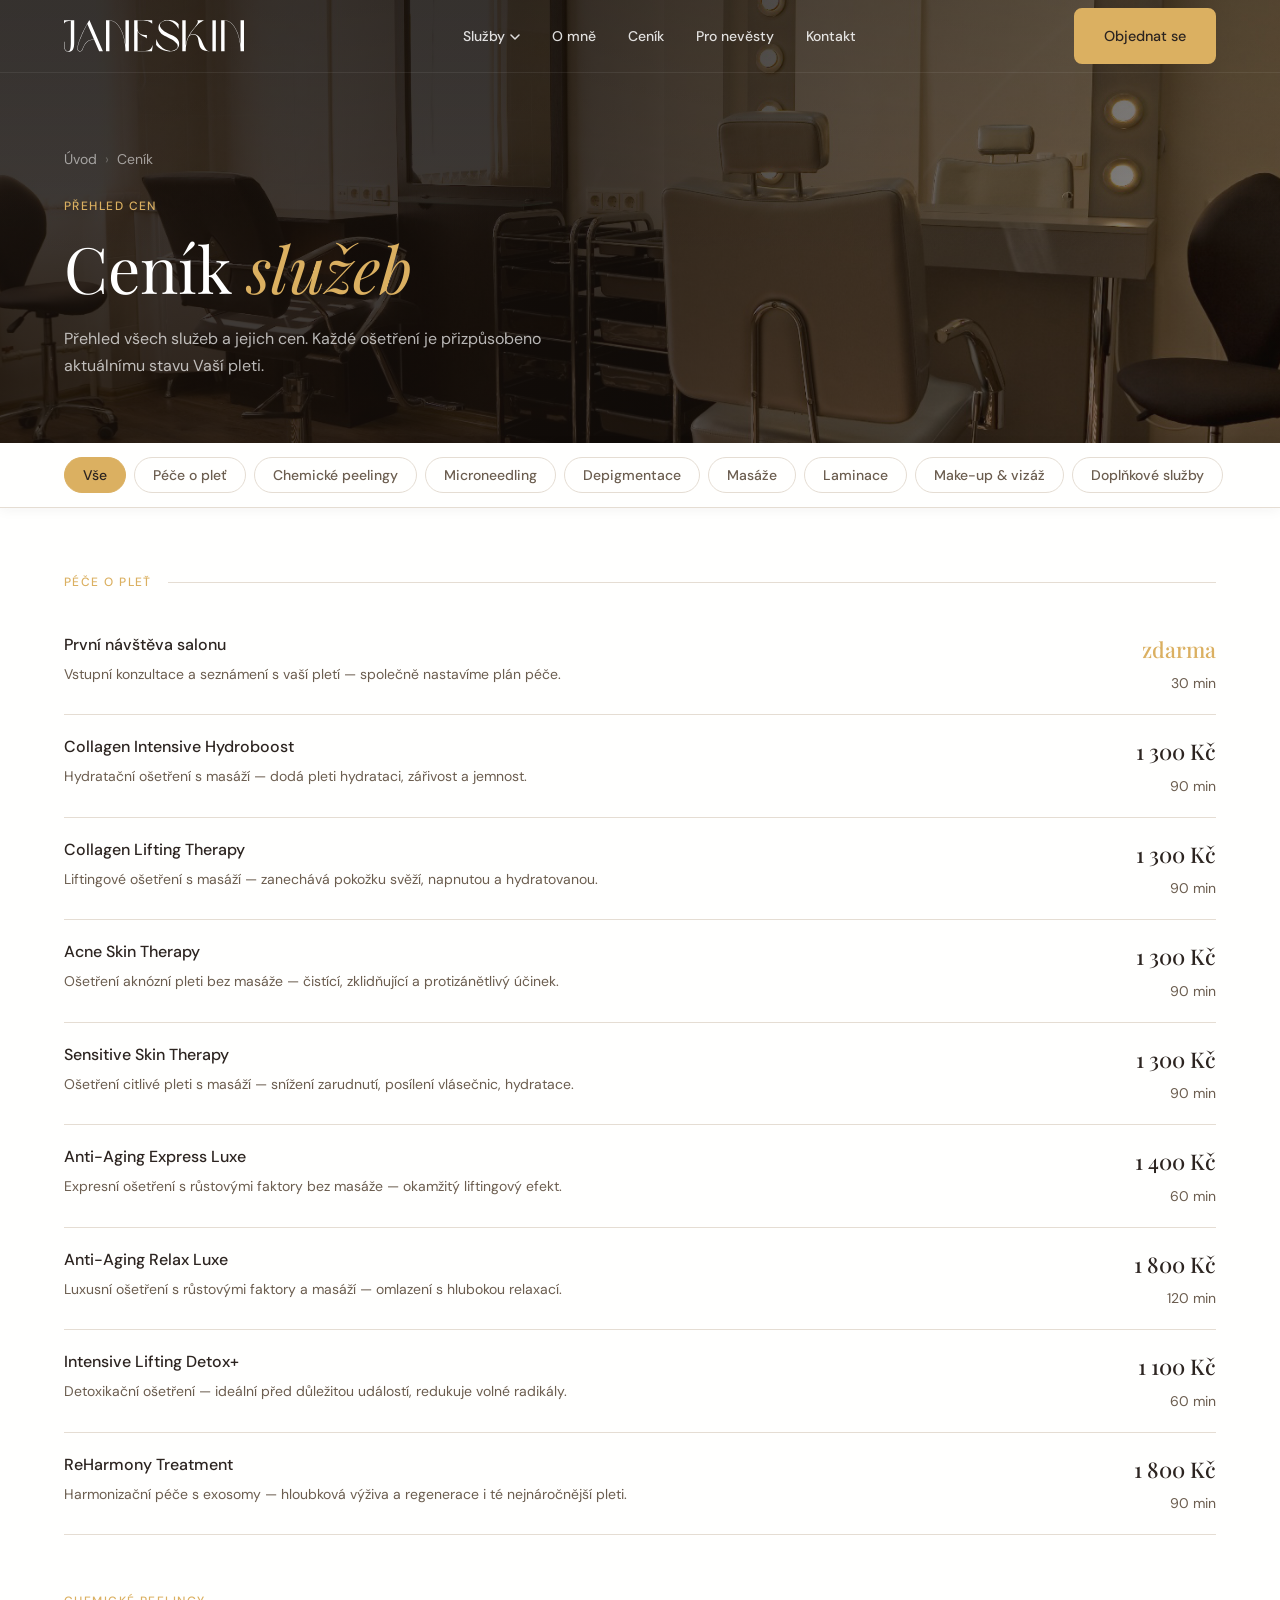
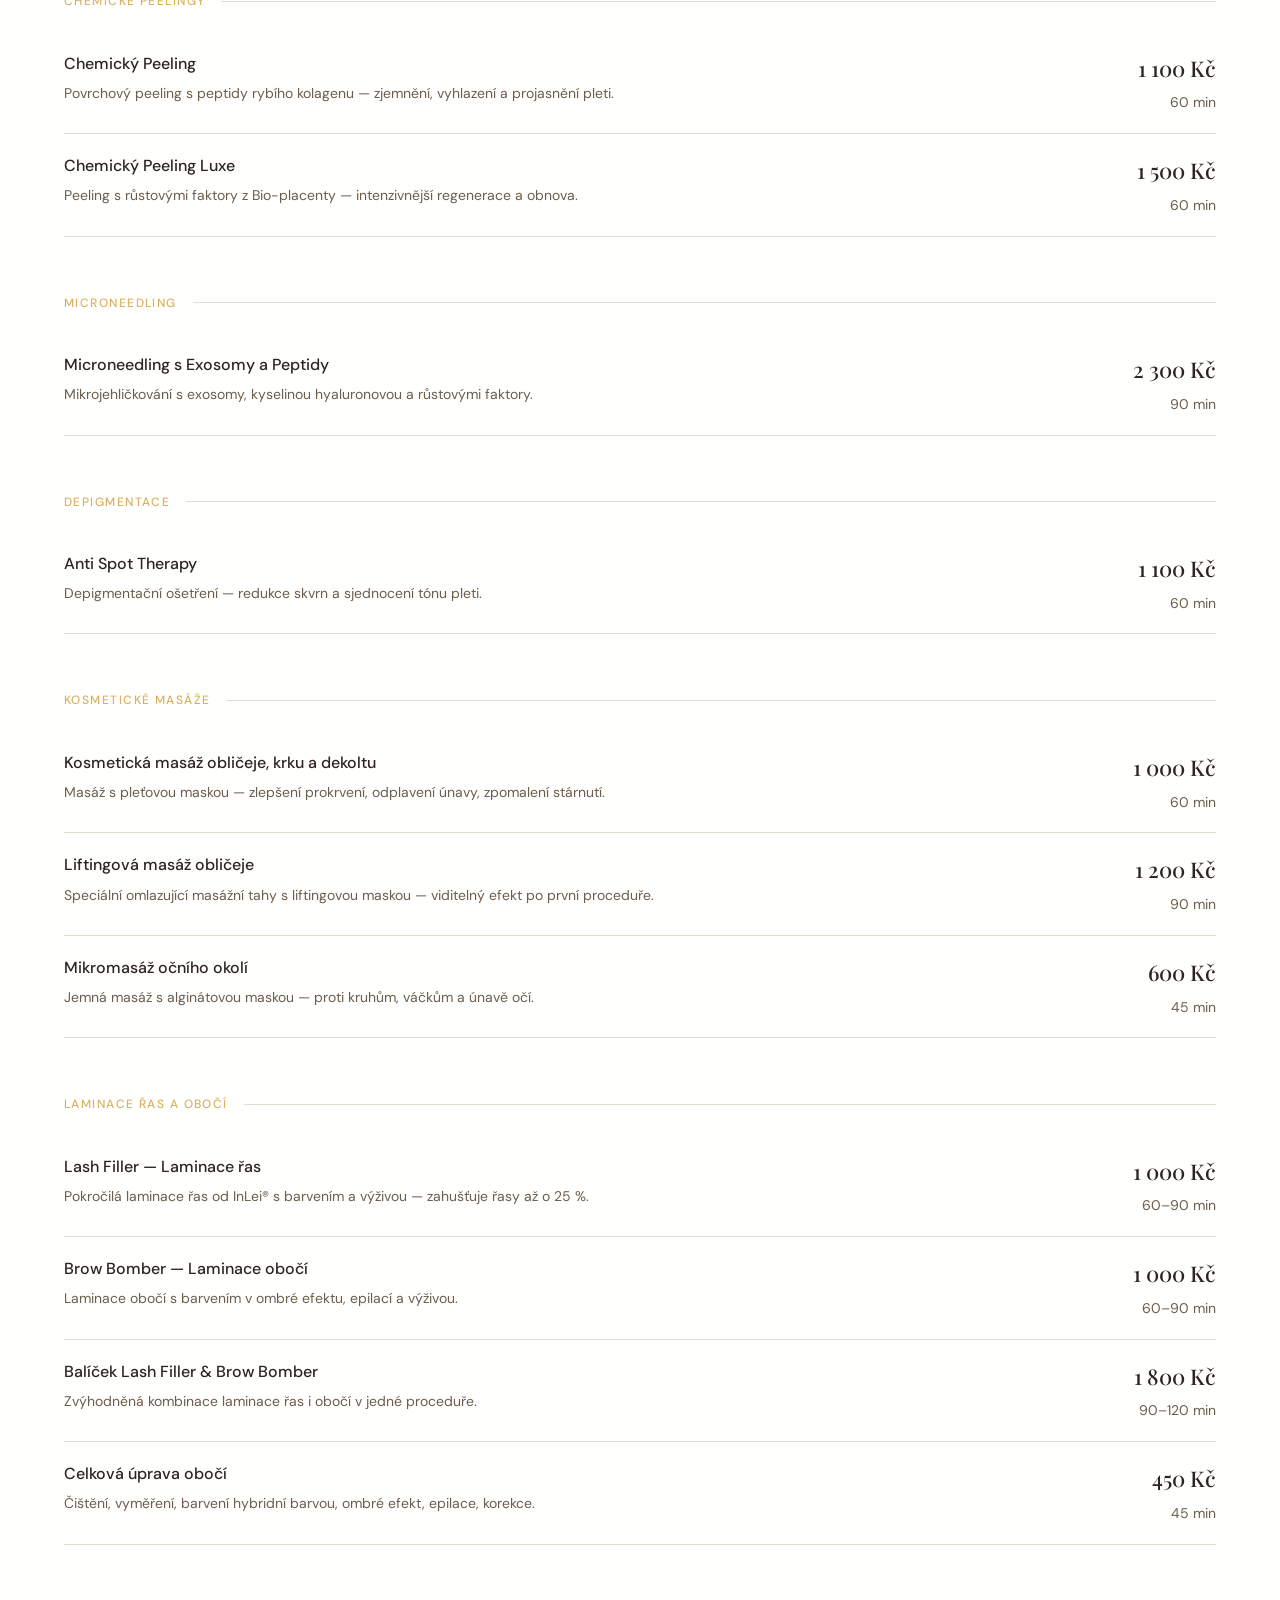
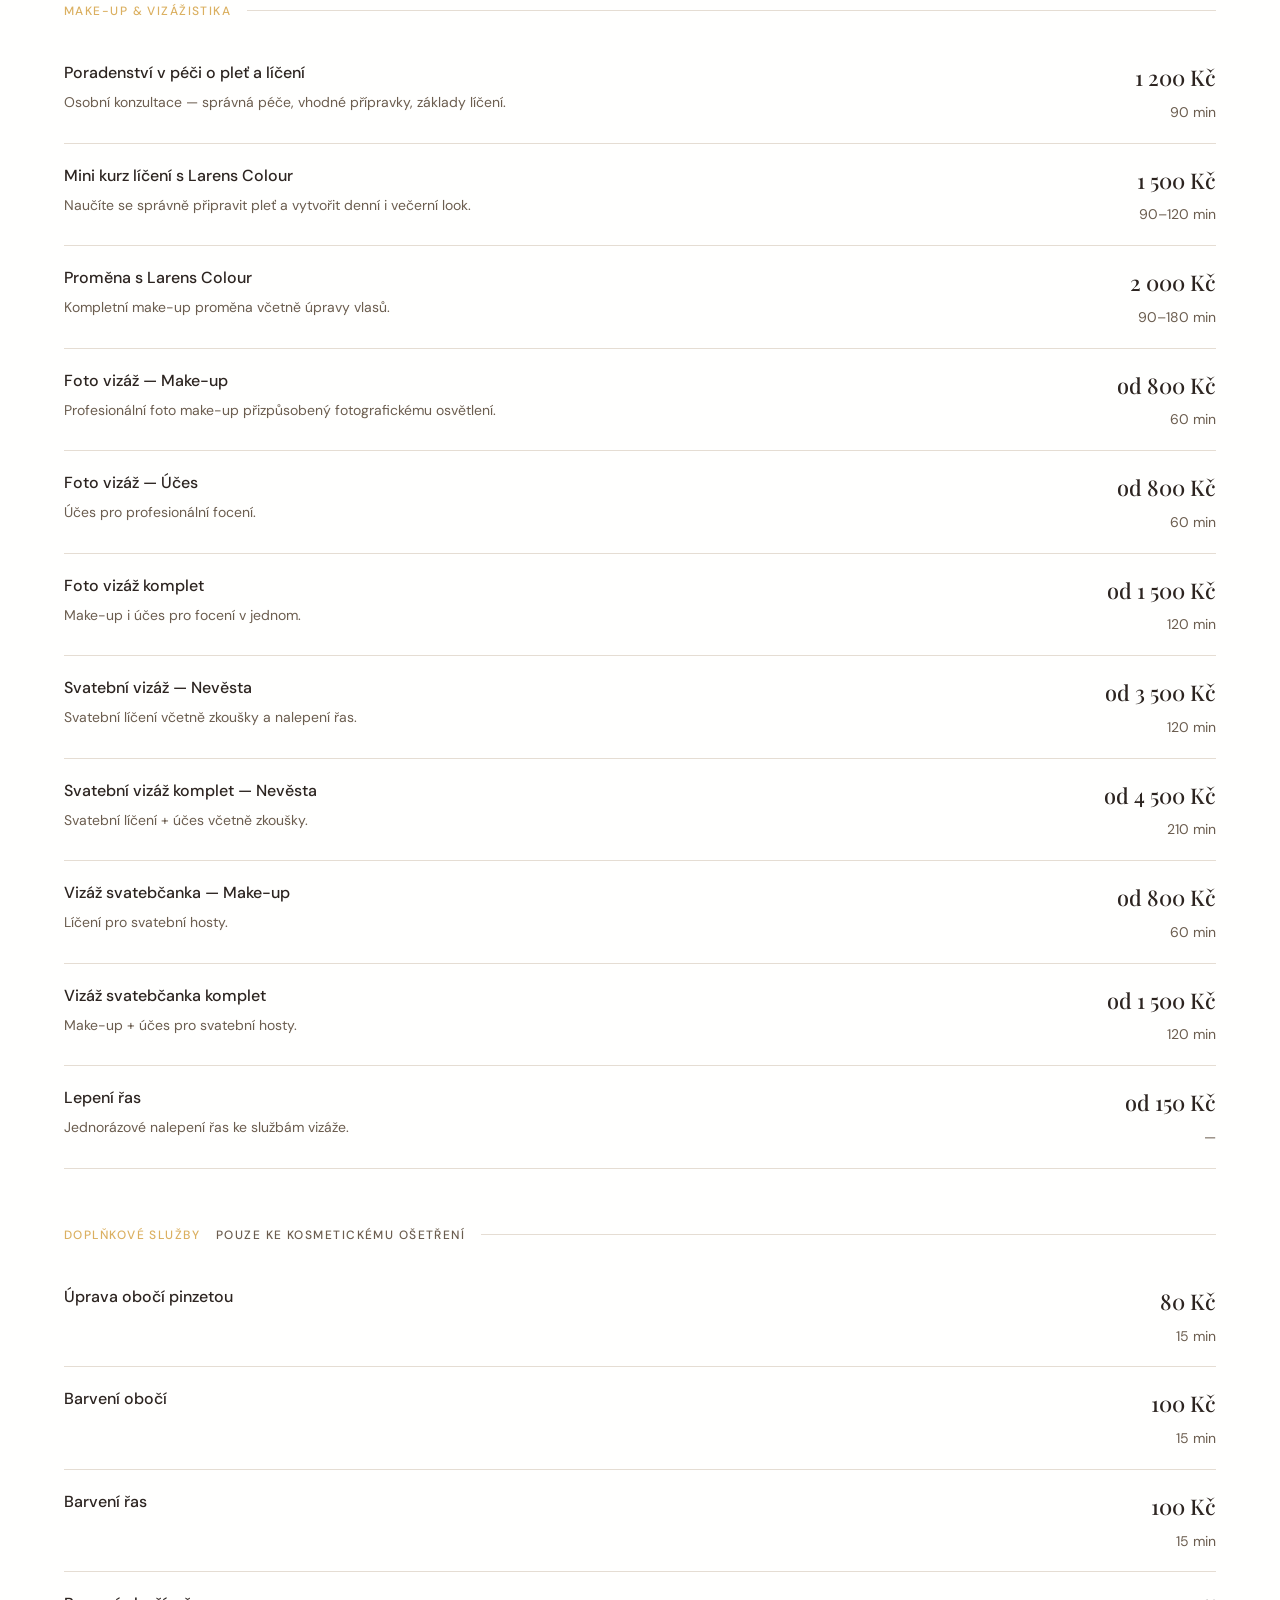
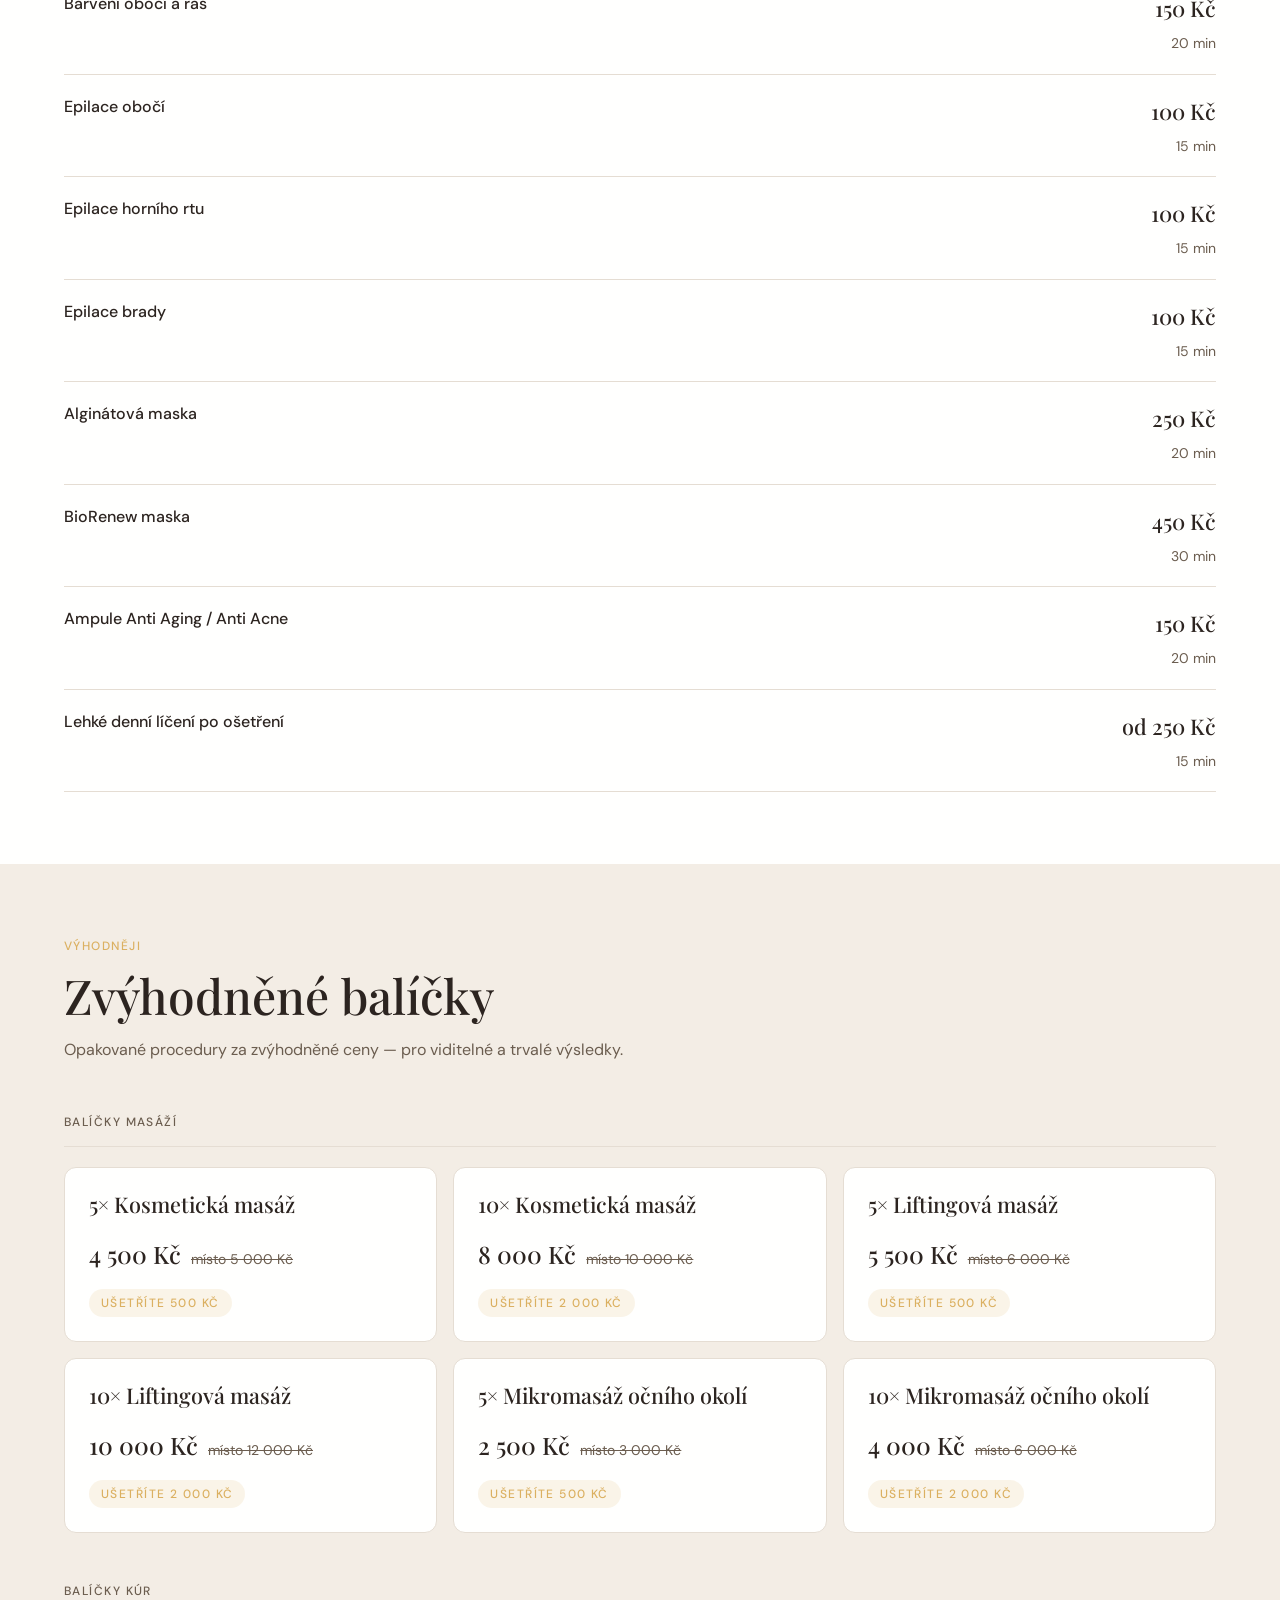
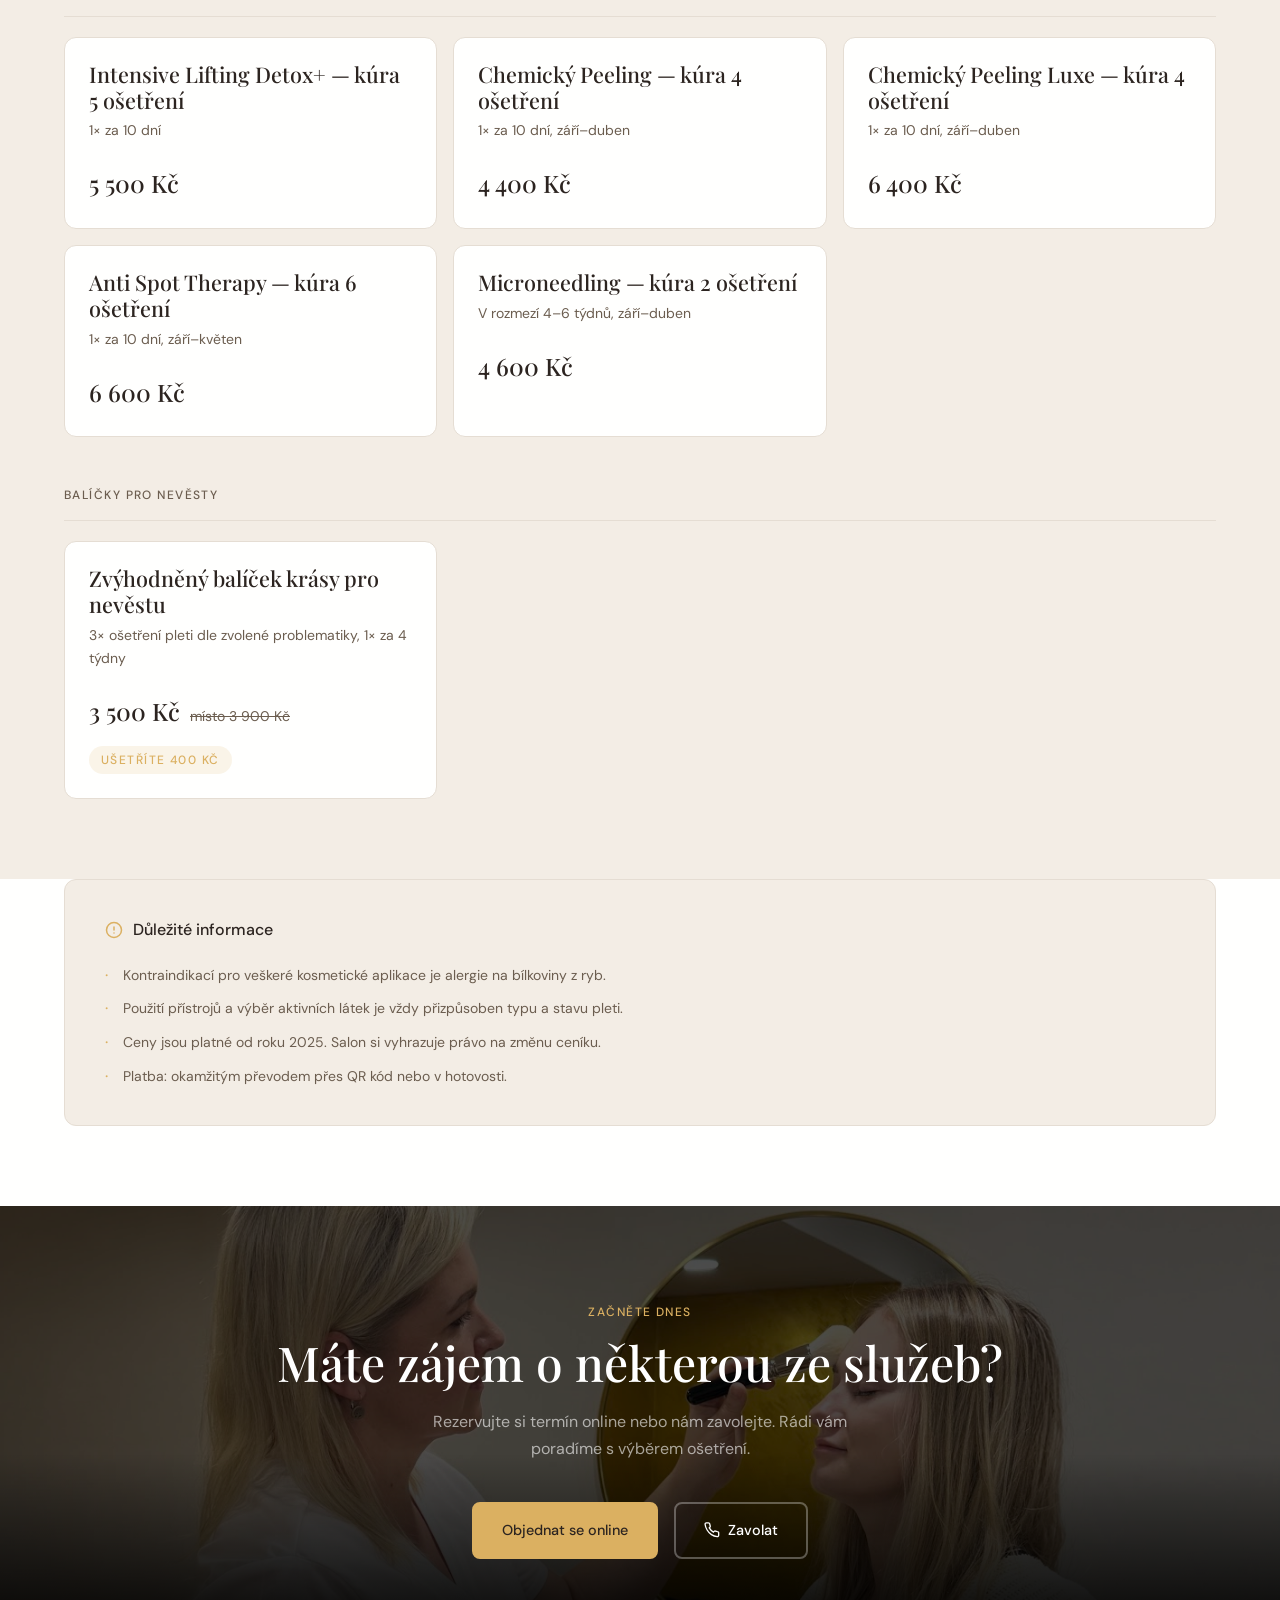
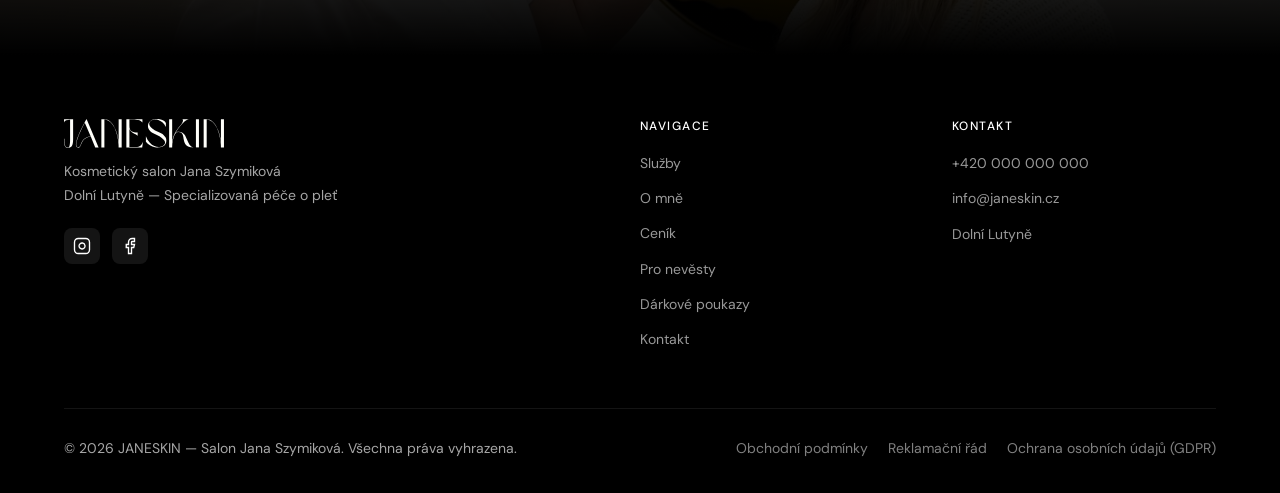
<file: cenik.html>
<!DOCTYPE html>
<html lang="cs">
<head>
  <meta charset="UTF-8">
  <meta name="viewport" content="width=device-width, initial-scale=1.0">
  <meta name="description" content="Ceník kosmetických služeb JANESKIN — ošetření pleti, masáže, laminace, make-up a vizáž. Salon Jana Szymiková, Dolní Lutyně.">
  <title>Ceník — JANESKIN</title>
  <link rel="icon" type="image/svg+xml" href="favicon.svg">
  <link rel="preconnect" href="https://fonts.googleapis.com">
  <link rel="preconnect" href="https://fonts.gstatic.com" crossorigin>
  <link href="https://fonts.googleapis.com/css2?family=Playfair+Display:ital,wght@0,400;0,500;0,600;1,400;1,500&family=DM+Sans:wght@400;500&display=swap" rel="stylesheet">
  <link rel="stylesheet" href="_variables.css">
  <link rel="stylesheet" href="_shared.css">
  <style>

    /* ===== RESET & BASE ===== */
    *, *::before, *::after { box-sizing: border-box; margin: 0; padding: 0; }
    html { scroll-behavior: smooth; font-size: 16px; }
    body {
      font-family: var(--font-sans);
      background-color: var(--color-bg);
      color: var(--color-text);
      line-height: var(--leading-body);
      -webkit-font-smoothing: antialiased;
    }
    img { max-width: 100%; display: block; }
    a { color: inherit; text-decoration: none; }

    /* ===== TYPOGRAPHY ===== */
    h1, h2, h3, h4, h5 {
      font-family: var(--font-serif);
      font-weight: 500;
      line-height: var(--leading-heading);
      letter-spacing: var(--tracking-heading);
    }
    h1 { font-size: var(--size-h1); }
    h2 { font-size: var(--size-h2); }
    h3 { font-size: var(--size-h3); }
    h4 { font-size: var(--size-h4); }
    h5 { font-size: var(--size-h5); }
    body { font-size: var(--size-body); letter-spacing: var(--tracking-body); }

    .label {
      font-family: var(--font-sans);
      font-size: var(--size-label);
      font-weight: 500;
      text-transform: uppercase;
      letter-spacing: var(--tracking-label);
      color: var(--color-accent);
    }

    /* ===== LAYOUT ===== */
    .container {
      width: 100%;
      max-width: var(--max-width);
      margin: 0 auto;
      padding: 0 24px;
    }

    section { padding: 80px 0; }
    @media (max-width: 768px) { section { padding: 56px 0; } }

    .bg-alt { background-color: var(--color-bg-alt); }

    .section-header {
      margin-bottom: 48px;
    }
    .section-header .label { margin-bottom: 10px; display: block; }
    .section-header h2 { margin-bottom: 12px; }
    .section-header p {
      font-size: var(--size-body);
      color: var(--color-text-soft);
      max-width: 580px;
    }

    /* ===== BUTTONS ===== */
    .btn {
      display: inline-flex;
      align-items: center;
      gap: 8px;
      padding: 14px 28px;
      font-family: var(--font-sans);
      font-size: var(--size-meta);
      font-weight: 500;
      border-radius: 8px;
      cursor: pointer;
      transition: all var(--transition);
      border: 2px solid transparent;
      white-space: nowrap;
    }
    .btn-primary {
      background: var(--color-accent);
      color: var(--color-text);
      border-color: var(--color-accent);
    }
    .btn-primary:hover {
      background: var(--color-accent-hover);
      border-color: var(--color-accent-hover);
      transform: translateY(-1px);
      box-shadow: 0 6px 20px rgba(201, 169, 110, 0.35);
    }
    .btn-outline-dark {
      background: transparent;
      color: var(--color-text);
      border-color: var(--color-border);
    }
    .btn-outline-dark:hover {
      border-color: var(--color-accent);
      color: var(--color-accent);
    }

    /* ===== SCROLL ANIMATIONS ===== */
    .fade-in {
      opacity: 0;
      transform: translateY(20px);
      transition: opacity 0.55s ease, transform 0.55s ease;
    }
    .fade-in.visible { opacity: 1; transform: translateY(0); }
    .fade-in.delay-1 { transition-delay: 0.1s; }
    .fade-in.delay-2 { transition-delay: 0.2s; }
    .fade-in.delay-3 { transition-delay: 0.3s; }
    .fade-in.delay-4 { transition-delay: 0.4s; }

    /* ===== FOOTER CTA ===== */
    .footer-cta {
      position: relative;
      text-align: center;
      padding: 96px 24px;
      background-color: #000;
      background-image: url('footer-bg.webp');
      background-size: cover;
      background-position: center;
      background-repeat: no-repeat;
    }
    .footer-cta::before {
      content: '';
      position: absolute;
      inset: 0;
      background: rgba(0, 0, 0, 0.7);
      pointer-events: none;
      z-index: 0;
    }
    .footer-cta::after {
      content: '';
      position: absolute;
      inset: 0;
      background: linear-gradient(to top, #000 0%, rgba(0,0,0,0) 45%);
      pointer-events: none;
      z-index: 0;
    }
    .footer-cta > * { position: relative; z-index: 1; }
    .footer-cta .label { margin-bottom: 12px; display: block; color: var(--color-accent); }
    .footer-cta h2 { color: #fff; margin-bottom: 16px; }
    .footer-cta p { color: rgba(255,255,255,0.6); max-width: 480px; margin: 0 auto 40px; font-size: var(--size-body); }
    .final-cta-btns { display: flex; gap: 16px; justify-content: center; flex-wrap: wrap; }

    /* ===== FOOTER ===== */
    footer { background: #000; color: rgba(255,255,255,0.65); }
    footer > .container { padding-top: 64px; padding-bottom: 32px; }
    .footer-grid { display: grid; grid-template-columns: 2fr 1fr 1fr; gap: 48px; margin-bottom: 48px; }
    .footer-brand p { font-size: var(--size-small); line-height: var(--leading-body); max-width: 280px; }
    .footer-brand .footer-social { display: flex; gap: 12px; margin-top: 20px; }
    .footer-social a {
      width: 36px; height: 36px; border-radius: 8px;
      background: rgba(255,255,255,0.08);
      display: flex; align-items: center; justify-content: center;
      transition: background var(--transition);
    }
    .footer-social a:hover { background: var(--color-accent); }
    .footer-nav h4 {
      font-family: var(--font-sans); font-size: var(--size-label); text-transform: uppercase;
      letter-spacing: var(--tracking-label); font-weight: 500; color: var(--color-white); margin-bottom: 16px;
    }
    .footer-nav ul { list-style: none; }
    .footer-nav ul li { margin-bottom: 8px; }
    .footer-nav ul a { font-size: var(--size-small); color: rgba(255,255,255,0.6); transition: color var(--transition); }
    .footer-nav ul a:hover { color: var(--color-accent); }
    .footer-bottom {
      border-top: 1px solid rgba(255,255,255,0.08); padding-top: 28px;
      display: flex; align-items: center; justify-content: space-between; flex-wrap: wrap; gap: 12px;
    }
    .footer-bottom p { font-size: var(--size-small); }
    .footer-legal { display: flex; gap: 20px; }
    .footer-legal a { font-size: var(--size-small); color: rgba(255,255,255,0.5); transition: color var(--transition); }
    .footer-legal a:hover { color: var(--color-accent); }
    @media (max-width: 768px) {
      .footer-grid { grid-template-columns: 1fr; gap: 32px; }
      .footer-bottom { flex-direction: column; align-items: flex-start; }
    }

    /* ===========================
       HERO
    =========================== */
    #hero {
      padding-top: 148px;
      padding-bottom: 64px;
      position: relative;
      overflow: hidden;
      background-color: #1a1410;
      background-image: url('1k689n.jpg');
      background-size: cover;
      background-position: center;
    }
    #hero::before {
      content: '';
      position: absolute;
      inset: 0;
      background: linear-gradient(to right, rgba(20,14,10,0.82) 40%, rgba(20,14,10,0.45) 100%);
      pointer-events: none;
      z-index: 0;
    }
    #hero::after {
      content: '';
      position: absolute;
      inset: 0;
      background: linear-gradient(to bottom, rgba(0,0,0,0.15) 0%, rgba(0,0,0,0) 60%);
      pointer-events: none;
      z-index: 0;
    }
    #hero .container { position: relative; z-index: 1; }

    .breadcrumb {
      display: flex;
      align-items: center;
      gap: 8px;
      margin-bottom: 24px;
    }
    .breadcrumb a, .breadcrumb span {
      font-size: var(--size-small);
      color: rgba(255,255,255,0.55);
      transition: color var(--transition);
    }
    .breadcrumb a:hover { color: var(--color-accent); }
    .breadcrumb .sep { color: rgba(255,255,255,0.25); }

    .hero-text { max-width: 600px; }
    .hero-text .label { margin-bottom: 14px; display: block; }
    .hero-text h1 {
      font-weight: 400;
      color: var(--color-white);
      margin-bottom: 18px;
    }
    .hero-text h1 em { font-style: italic; color: var(--color-accent); }
    .hero-subtitle {
      color: rgba(255,255,255,0.7);
      font-size: var(--size-body);
      line-height: var(--leading-body);
      max-width: 500px;
    }

    /* ===========================
       FILTER BAR
    =========================== */
    #filter-bar {
      position: sticky;
      top: 72px;
      z-index: 50;
      background: var(--color-bg);
      border-bottom: 1px solid var(--color-border);
      box-shadow: 0 2px 12px rgba(44,36,32,0.05);
    }

    .filter-inner {
      display: flex;
      align-items: center;
      gap: 8px;
      padding: 14px 24px;
      max-width: var(--max-width);
      margin: 0 auto;
      overflow-x: auto;
      scrollbar-width: none;
      -webkit-overflow-scrolling: touch;
    }
    .filter-inner::-webkit-scrollbar { display: none; }

    .filter-btn {
      display: inline-flex;
      align-items: center;
      padding: 8px 18px;
      font-family: var(--font-sans);
      font-size: var(--size-small);
      font-weight: 500;
      border-radius: 100px;
      border: 1.5px solid var(--color-border);
      background: transparent;
      color: var(--color-text-soft);
      cursor: pointer;
      white-space: nowrap;
      transition: background var(--transition), border-color var(--transition), color var(--transition);
    }
    .filter-btn:hover {
      border-color: var(--color-accent);
      color: var(--color-text);
    }
    .filter-btn.active {
      background: var(--color-accent);
      border-color: var(--color-accent);
      color: var(--color-text);
    }
    .filter-btn:focus-visible {
      outline: 2px solid var(--color-accent);
      outline-offset: 2px;
    }

    /* ===========================
       SERVICES LIST
    =========================== */
    #services { padding-top: 64px; padding-bottom: 72px; }

    #services-container {
      transition: opacity 0.2s ease;
    }

    .category-group {
      margin-bottom: 56px;
    }
    .category-group:last-child { margin-bottom: 0; }

    .category-header {
      display: flex;
      align-items: center;
      gap: 16px;
      padding-bottom: 16px;
      margin-bottom: 4px;
    }
    .category-header-line {
      flex: 1;
      height: 1px;
      background: var(--color-border);
    }
    .category-note {
      font-size: var(--size-label);
      font-weight: 500;
      color: var(--color-text-soft);
      text-transform: uppercase;
      letter-spacing: var(--tracking-label);
      white-space: nowrap;
    }

    .service-row {
      display: grid;
      grid-template-columns: 1fr auto;
      align-items: start;
      gap: 32px;
      padding: 18px 0;
      border-bottom: 1px solid var(--color-border);
    }
    .service-row:first-of-type { border-top: 1px solid var(--color-border); }

    .service-info {
      display: flex;
      flex-direction: column;
      gap: 5px;
    }
    .service-name {
      font-size: var(--size-body);
      font-weight: 500;
      color: var(--color-text);
    }
    .service-desc {
      font-size: var(--size-small);
      color: var(--color-text-soft);
      line-height: var(--leading-body);
    }

    .service-right {
      display: flex;
      flex-direction: column;
      align-items: flex-end;
      gap: 5px;
      flex-shrink: 0;
      min-width: 120px;
    }
    .service-price {
      font-family: var(--font-serif);
      font-size: var(--size-h5);
      font-weight: 500;
      color: var(--color-text);
      white-space: nowrap;
    }
    .service-price.is-free {
      color: var(--color-accent);
    }
    .service-duration {
      font-size: var(--size-small);
      color: var(--color-text-soft);
      white-space: nowrap;
    }

    @media (max-width: 600px) {
      .service-row {
        grid-template-columns: 1fr;
        gap: 10px;
      }
      .service-right {
        flex-direction: row;
        align-items: center;
        justify-content: space-between;
        min-width: auto;
      }
      .service-price { font-size: var(--size-body); font-weight: 600; }
    }

    /* ===========================
       PACKAGES
    =========================== */
    #packages { padding-top: 72px; padding-bottom: 80px; }

    .packages-group {
      margin-bottom: 48px;
    }
    .packages-group:last-child { margin-bottom: 0; }

    .packages-group-label {
      font-family: var(--font-sans);
      font-size: var(--size-label);
      font-weight: 500;
      text-transform: uppercase;
      letter-spacing: var(--tracking-label);
      color: var(--color-text-soft);
      margin-bottom: 20px;
      padding-bottom: 14px;
      border-bottom: 1px solid var(--color-border);
    }

    .packages-grid {
      display: grid;
      grid-template-columns: repeat(3, 1fr);
      gap: 16px;
    }
    @media (max-width: 960px) {
      .packages-grid { grid-template-columns: repeat(2, 1fr); }
    }
    @media (max-width: 560px) {
      .packages-grid { grid-template-columns: 1fr; }
    }

    .package-card {
      background: var(--color-bg);
      border: 1.5px solid var(--color-border);
      border-radius: var(--radius);
      padding: 24px;
      display: flex;
      flex-direction: column;
      gap: 6px;
      transition: box-shadow var(--transition), border-color var(--transition);
    }
    .package-card:hover {
      box-shadow: 0 8px 32px rgba(44,36,32,0.1);
      border-color: rgba(219,176,97,0.4);
    }
    .package-name {
      font-family: var(--font-serif);
      font-size: var(--size-h5);
      font-weight: 500;
      color: var(--color-text);
      line-height: var(--leading-heading);
    }
    .package-note {
      font-size: var(--size-small);
      color: var(--color-text-soft);
      line-height: var(--leading-body);
      margin-bottom: 4px;
    }
    .package-pricing {
      margin-top: 10px;
      display: flex;
      align-items: baseline;
      gap: 10px;
      flex-wrap: wrap;
    }
    .package-price {
      font-family: var(--font-serif);
      font-size: var(--size-h4);
      font-weight: 500;
      color: var(--color-text);
    }
    .package-old-price {
      font-size: var(--size-small);
      color: var(--color-text-soft);
      text-decoration: line-through;
    }
    .package-savings {
      display: inline-flex;
      align-items: center;
      margin-top: 8px;
      padding: 4px 12px;
      background: rgba(219,176,97,0.14);
      color: var(--color-accent);
      font-family: var(--font-sans);
      font-size: var(--size-label);
      font-weight: 500;
      text-transform: uppercase;
      letter-spacing: var(--tracking-label);
      border-radius: 100px;
      white-space: nowrap;
      align-self: flex-start;
    }

    /* ===========================
       INFO BOX
    =========================== */
    #info { padding: 0 0 80px; }

    .info-box {
      border: 1.5px solid var(--color-border);
      border-radius: var(--radius);
      padding: 36px 40px;
      background: var(--color-bg-alt);
    }
    .info-box-title {
      display: flex;
      align-items: center;
      gap: 10px;
      font-family: var(--font-sans);
      font-size: var(--size-body);
      font-weight: 500;
      color: var(--color-text);
      margin-bottom: 20px;
    }
    .info-box-title svg { color: var(--color-accent); flex-shrink: 0; }
    .info-box ul {
      list-style: none;
      display: flex;
      flex-direction: column;
      gap: 10px;
    }
    .info-box ul li {
      font-size: var(--size-small);
      color: var(--color-text-soft);
      line-height: var(--leading-body);
      padding-left: 18px;
      position: relative;
    }
    .info-box ul li::before {
      content: '·';
      position: absolute;
      left: 0;
      color: var(--color-accent);
      font-size: 1.2em;
      line-height: 1;
      top: 3px;
    }
    @media (max-width: 768px) {
      .info-box { padding: 24px 20px; }
    }

  </style>
</head>
<body>

  <!-- Nav je načten dynamicky z _nav.html přes _shared.js -->
  <div id="nav-placeholder"></div>

  <main>

    <!-- ========================
         HERO
    ========================= -->
    <section id="hero" aria-labelledby="hero-title">
      <div class="container">
        <nav class="breadcrumb" aria-label="Drobečková navigace">
          <a href="index.html">Úvod</a>
          <span class="sep" aria-hidden="true">›</span>
          <span aria-current="page">Ceník</span>
        </nav>
        <div class="hero-text fade-in">
          <span class="label">Přehled cen</span>
          <h1 id="hero-title">Ceník <em>služeb</em></h1>
          <p class="hero-subtitle">Přehled všech služeb a jejich cen. Každé ošetření je přizpůsobeno aktuálnímu stavu Vaší pleti.</p>
        </div>
      </div>
    </section>

    <!-- ========================
         FILTER BAR
    ========================= -->
    <div id="filter-bar" role="navigation" aria-label="Filtrování kategorií">
      <div class="filter-inner" role="group" aria-label="Kategorie služeb">
        <button class="filter-btn active" data-filter="vse" aria-pressed="true">Vše</button>
        <button class="filter-btn" data-filter="pece-o-plet" aria-pressed="false">Péče o pleť</button>
        <button class="filter-btn" data-filter="chemicke-peelingy" aria-pressed="false">Chemické peelingy</button>
        <button class="filter-btn" data-filter="microneedling" aria-pressed="false">Microneedling</button>
        <button class="filter-btn" data-filter="depigmentace" aria-pressed="false">Depigmentace</button>
        <button class="filter-btn" data-filter="masaze" aria-pressed="false">Masáže</button>
        <button class="filter-btn" data-filter="laminace" aria-pressed="false">Laminace</button>
        <button class="filter-btn" data-filter="makeup-vizaz" aria-pressed="false">Make-up &amp; vizáž</button>
        <button class="filter-btn" data-filter="doplnkove" aria-pressed="false">Doplňkové služby</button>
      </div>
    </div>

    <!-- ========================
         SERVICES LIST
    ========================= -->
    <section id="services" aria-label="Seznam služeb">
      <div class="container">
        <div id="services-container" aria-live="polite" aria-atomic="true">
          <!-- Vykresleno JavaScriptem z dat CENIK níže -->
        </div>
      </div>
    </section>

    <!-- ========================
         PACKAGES
    ========================= -->
    <section id="packages" class="bg-alt" aria-labelledby="packages-title">
      <div class="container">
        <div class="section-header fade-in">
          <span class="label">Výhodněji</span>
          <h2 id="packages-title">Zvýhodněné balíčky</h2>
          <p>Opakované procedury za zvýhodněné ceny — pro viditelné a trvalé výsledky.</p>
        </div>

        <!-- Balíčky masáží -->
        <div class="packages-group fade-in delay-1">
          <p class="packages-group-label">Balíčky masáží</p>
          <div class="packages-grid" id="pkg-masaze"></div>
        </div>

        <!-- Balíčky kúr -->
        <div class="packages-group fade-in delay-2">
          <p class="packages-group-label">Balíčky kúr</p>
          <div class="packages-grid" id="pkg-kury"></div>
        </div>

        <!-- Balíčky pro nevěsty -->
        <div class="packages-group fade-in delay-3">
          <p class="packages-group-label">Balíčky pro nevěsty</p>
          <div class="packages-grid" id="pkg-nevesty"></div>
        </div>
      </div>
    </section>

    <!-- ========================
         INFO BOX
    ========================= -->
    <section id="info" aria-label="Důležité informace">
      <div class="container">
        <div class="info-box fade-in">
          <p class="info-box-title">
            <svg width="18" height="18" viewBox="0 0 24 24" fill="none" stroke="currentColor" stroke-width="2" stroke-linecap="round" stroke-linejoin="round" aria-hidden="true">
              <circle cx="12" cy="12" r="10"/><line x1="12" y1="8" x2="12" y2="12"/><line x1="12" y1="16" x2="12.01" y2="16"/>
            </svg>
            Důležité informace
          </p>
          <ul>
            <li>Kontraindikací pro veškeré kosmetické aplikace je alergie na bílkoviny z ryb.</li>
            <li>Použití přístrojů a výběr aktivních látek je vždy přizpůsoben typu a stavu pleti.</li>
            <li>Ceny jsou platné od roku 2025. Salon si vyhrazuje právo na změnu ceníku.</li>
            <li>Platba: okamžitým převodem přes QR kód nebo v hotovosti.</li>
          </ul>
        </div>
      </div>
    </section>

  </main>

  <!-- ========================
       FOOTER CTA + FOOTER
  ========================= -->
  <footer role="contentinfo">

    <div class="footer-cta">
      <span class="label">Začněte dnes</span>
      <h2>Máte zájem o některou ze služeb?</h2>
      <p>Rezervujte si termín online nebo nám zavolejte. Rádi vám poradíme s výběrem ošetření.</p>
      <div class="final-cta-btns">
        <a href="https://noona.app/cs/janeskinsalonjanaszymikova" target="_blank" rel="noopener" class="btn btn-primary">Objednat se online</a>
        <a href="tel:+420000000000" class="btn btn-outline-dark" style="color:#fff;border-color:rgba(255,255,255,0.3);">
          <svg width="16" height="16" viewBox="0 0 24 24" fill="none" stroke="currentColor" stroke-width="2" aria-hidden="true"><path d="M22 16.92v3a2 2 0 0 1-2.18 2 19.79 19.79 0 0 1-8.63-3.07A19.5 19.5 0 0 1 4.69 12a19.79 19.79 0 0 1-3.07-8.67A2 2 0 0 1 3.6 1.21h3a2 2 0 0 1 2 1.72c.127.96.361 1.903.7 2.81a2 2 0 0 1-.45 2.11L7.91 8.79a16 16 0 0 0 6.29 6.29l.98-.98a2 2 0 0 1 2.11-.45c.907.339 1.85.573 2.81.7A2 2 0 0 1 22 16.92z"/></svg>
          Zavolat
        </a>
      </div>
    </div>

    <div class="container">
      <div class="footer-grid">
        <div class="footer-brand">
          <a href="index.html" aria-label="JANESKIN — zpět na začátek">
            <img src="logo-janeskin.svg" alt="JANESKIN" style="width:160px;filter:brightness(0) invert(1) sepia(0.35) saturate(0.8);margin-bottom:12px;">
          </a>
          <p>Kosmetický salon Jana Szymiková<br>Dolní Lutyně — Specializovaná péče o pleť</p>
          <div class="footer-social" role="list" aria-label="Sociální sítě">
            <a href="https://www.instagram.com/salon_janaszymikova/" target="_blank" rel="noopener" role="listitem" aria-label="Instagram JANESKIN">
              <svg width="18" height="18" viewBox="0 0 24 24" fill="none" stroke="white" stroke-width="1.8" aria-hidden="true">
                <rect x="2" y="2" width="20" height="20" rx="5" ry="5"/>
                <path d="M16 11.37A4 4 0 1 1 12.63 8 4 4 0 0 1 16 11.37z"/>
                <line x1="17.5" y1="6.5" x2="17.51" y2="6.5"/>
              </svg>
            </a>
            <a href="https://www.facebook.com/people/Salon-Jana-Szymiková/61569339962095/" target="_blank" rel="noopener" role="listitem" aria-label="Facebook JANESKIN">
              <svg width="18" height="18" viewBox="0 0 24 24" fill="none" stroke="white" stroke-width="1.8" aria-hidden="true">
                <path d="M18 2h-3a5 5 0 0 0-5 5v3H7v4h3v8h4v-8h3l1-4h-4V7a1 1 0 0 1 1-1h3z"/>
              </svg>
            </a>
          </div>
        </div>

        <nav class="footer-nav" aria-label="Navigace footeru">
          <h4>Navigace</h4>
          <ul>
            <li><a href="index.html#services-v2">Služby</a></li>
            <li><a href="index.html#about">O mně</a></li>
            <li><a href="cenik.html" aria-current="page">Ceník</a></li>
            <li><a href="index.html#brides">Pro nevěsty</a></li>
            <li><a href="index.html#vouchers">Dárkové poukazy</a></li>
            <li><a href="index.html#contact">Kontakt</a></li>
          </ul>
        </nav>

        <div class="footer-nav">
          <h4>Kontakt</h4>
          <ul>
            <li><a href="tel:+420000000000">+420 000 000 000</a></li>
            <li><a href="mailto:info@janeskin.cz">info@janeskin.cz</a></li>
            <li style="color: rgba(255,255,255,0.6); font-size: var(--size-small); padding: 4px 0;">Dolní Lutyně</li>
          </ul>
        </div>
      </div>

      <div class="footer-bottom">
        <p>© 2026 JANESKIN — Salon Jana Szymiková. Všechna práva vyhrazena.</p>
        <nav class="footer-legal" aria-label="Právní dokumenty">
          <a href="#">Obchodní podmínky</a>
          <a href="#">Reklamační řád</a>
          <a href="#">Ochrana osobních údajů (GDPR)</a>
        </nav>
      </div>
    </div>
  </footer>

  <script src="_shared.js"></script>

  <script>
    /* ============================================================
       CENÍK DATA — EDITOVATELNÝ ZDROJ
       Upravujte zde, HTML se vygeneruje automaticky.
    ============================================================ */
    const CENIK = [
      {
        id: 'pece-o-plet',
        label: 'Péče o pleť',
        note: null,
        services: [
          {
            name: 'První návštěva salonu',
            desc: 'Vstupní konzultace a seznámení s vaší pletí — společně nastavíme plán péče.',
            duration: '30 min',
            price: 'zdarma',
            free: true
          },
          {
            name: 'Collagen Intensive Hydroboost',
            desc: 'Hydratační ošetření s masáží — dodá pleti hydrataci, zářivost a jemnost.',
            duration: '90 min',
            price: '1 300 Kč'
          },
          {
            name: 'Collagen Lifting Therapy',
            desc: 'Liftingové ošetření s masáží — zanechává pokožku svěží, napnutou a hydratovanou.',
            duration: '90 min',
            price: '1 300 Kč'
          },
          {
            name: 'Acne Skin Therapy',
            desc: 'Ošetření aknózní pleti bez masáže — čistící, zklidňující a protizánětlivý účinek.',
            duration: '90 min',
            price: '1 300 Kč'
          },
          {
            name: 'Sensitive Skin Therapy',
            desc: 'Ošetření citlivé pleti s masáží — snížení zarudnutí, posílení vlásečnic, hydratace.',
            duration: '90 min',
            price: '1 300 Kč'
          },
          {
            name: 'Anti-Aging Express Luxe',
            desc: 'Expresní ošetření s růstovými faktory bez masáže — okamžitý liftingový efekt.',
            duration: '60 min',
            price: '1 400 Kč'
          },
          {
            name: 'Anti-Aging Relax Luxe',
            desc: 'Luxusní ošetření s růstovými faktory a masáží — omlazení s hlubokou relaxací.',
            duration: '120 min',
            price: '1 800 Kč'
          },
          {
            name: 'Intensive Lifting Detox+',
            desc: 'Detoxikační ošetření — ideální před důležitou událostí, redukuje volné radikály.',
            duration: '60 min',
            price: '1 100 Kč'
          },
          {
            name: 'ReHarmony Treatment',
            desc: 'Harmonizační péče s exosomy — hloubková výživa a regenerace i té nejnáročnější pleti.',
            duration: '90 min',
            price: '1 800 Kč'
          }
        ]
      },
      {
        id: 'chemicke-peelingy',
        label: 'Chemické peelingy',
        note: null,
        services: [
          {
            name: 'Chemický Peeling',
            desc: 'Povrchový peeling s peptidy rybího kolagenu — zjemnění, vyhlazení a projasnění pleti.',
            duration: '60 min',
            price: '1 100 Kč'
          },
          {
            name: 'Chemický Peeling Luxe',
            desc: 'Peeling s růstovými faktory z Bio-placenty — intenzivnější regenerace a obnova.',
            duration: '60 min',
            price: '1 500 Kč'
          }
        ]
      },
      {
        id: 'microneedling',
        label: 'Microneedling',
        note: null,
        services: [
          {
            name: 'Microneedling s Exosomy a Peptidy',
            desc: 'Mikrojehličkování s exosomy, kyselinou hyaluronovou a růstovými faktory.',
            duration: '90 min',
            price: '2 300 Kč'
          }
        ]
      },
      {
        id: 'depigmentace',
        label: 'Depigmentace',
        note: null,
        services: [
          {
            name: 'Anti Spot Therapy',
            desc: 'Depigmentační ošetření — redukce skvrn a sjednocení tónu pleti.',
            duration: '60 min',
            price: '1 100 Kč'
          }
        ]
      },
      {
        id: 'masaze',
        label: 'Kosmetické masáže',
        note: null,
        services: [
          {
            name: 'Kosmetická masáž obličeje, krku a dekoltu',
            desc: 'Masáž s pleťovou maskou — zlepšení prokrvení, odplavení únavy, zpomalení stárnutí.',
            duration: '60 min',
            price: '1 000 Kč'
          },
          {
            name: 'Liftingová masáž obličeje',
            desc: 'Speciální omlazující masážní tahy s liftingovou maskou — viditelný efekt po první proceduře.',
            duration: '90 min',
            price: '1 200 Kč'
          },
          {
            name: 'Mikromasáž očního okolí',
            desc: 'Jemná masáž s alginátovou maskou — proti kruhům, váčkům a únavě očí.',
            duration: '45 min',
            price: '600 Kč'
          }
        ]
      },
      {
        id: 'laminace',
        label: 'Laminace řas a obočí',
        note: null,
        services: [
          {
            name: 'Lash Filler — Laminace řas',
            desc: 'Pokročilá laminace řas od InLei® s barvením a výživou — zahušťuje řasy až o 25 %.',
            duration: '60–90 min',
            price: '1 000 Kč'
          },
          {
            name: 'Brow Bomber — Laminace obočí',
            desc: 'Laminace obočí s barvením v ombré efektu, epilací a výživou.',
            duration: '60–90 min',
            price: '1 000 Kč'
          },
          {
            name: 'Balíček Lash Filler & Brow Bomber',
            desc: 'Zvýhodněná kombinace laminace řas i obočí v jedné proceduře.',
            duration: '90–120 min',
            price: '1 800 Kč'
          },
          {
            name: 'Celková úprava obočí',
            desc: 'Čištění, vyměření, barvení hybridní barvou, ombré efekt, epilace, korekce.',
            duration: '45 min',
            price: '450 Kč'
          }
        ]
      },
      {
        id: 'makeup-vizaz',
        label: 'Make-up & vizážistika',
        note: null,
        services: [
          {
            name: 'Poradenství v péči o pleť a líčení',
            desc: 'Osobní konzultace — správná péče, vhodné přípravky, základy líčení.',
            duration: '90 min',
            price: '1 200 Kč'
          },
          {
            name: 'Mini kurz líčení s Larens Colour',
            desc: 'Naučíte se správně připravit pleť a vytvořit denní i večerní look.',
            duration: '90–120 min',
            price: '1 500 Kč'
          },
          {
            name: 'Proměna s Larens Colour',
            desc: 'Kompletní make-up proměna včetně úpravy vlasů.',
            duration: '90–180 min',
            price: '2 000 Kč'
          },
          {
            name: 'Foto vizáž — Make-up',
            desc: 'Profesionální foto make-up přizpůsobený fotografickému osvětlení.',
            duration: '60 min',
            price: 'od 800 Kč'
          },
          {
            name: 'Foto vizáž — Účes',
            desc: 'Účes pro profesionální focení.',
            duration: '60 min',
            price: 'od 800 Kč'
          },
          {
            name: 'Foto vizáž komplet',
            desc: 'Make-up i účes pro focení v jednom.',
            duration: '120 min',
            price: 'od 1 500 Kč'
          },
          {
            name: 'Svatební vizáž — Nevěsta',
            desc: 'Svatební líčení včetně zkoušky a nalepení řas.',
            duration: '120 min',
            price: 'od 3 500 Kč'
          },
          {
            name: 'Svatební vizáž komplet — Nevěsta',
            desc: 'Svatební líčení + účes včetně zkoušky.',
            duration: '210 min',
            price: 'od 4 500 Kč'
          },
          {
            name: 'Vizáž svatebčanka — Make-up',
            desc: 'Líčení pro svatební hosty.',
            duration: '60 min',
            price: 'od 800 Kč'
          },
          {
            name: 'Vizáž svatebčanka komplet',
            desc: 'Make-up + účes pro svatební hosty.',
            duration: '120 min',
            price: 'od 1 500 Kč'
          },
          {
            name: 'Lepení řas',
            desc: 'Jednorázové nalepení řas ke službám vizáže.',
            duration: '—',
            price: 'od 150 Kč'
          }
        ]
      },
      {
        id: 'doplnkove',
        label: 'Doplňkové služby',
        note: 'pouze ke kosmetickému ošetření',
        services: [
          { name: 'Úprava obočí pinzetou',    desc: '',  duration: '15 min', price: '80 Kč' },
          { name: 'Barvení obočí',             desc: '',  duration: '15 min', price: '100 Kč' },
          { name: 'Barvení řas',               desc: '',  duration: '15 min', price: '100 Kč' },
          { name: 'Barvení obočí a řas',       desc: '',  duration: '20 min', price: '150 Kč' },
          { name: 'Epilace obočí',             desc: '',  duration: '15 min', price: '100 Kč' },
          { name: 'Epilace horního rtu',        desc: '',  duration: '15 min', price: '100 Kč' },
          { name: 'Epilace brady',             desc: '',  duration: '15 min', price: '100 Kč' },
          { name: 'Alginátová maska',          desc: '',  duration: '20 min', price: '250 Kč' },
          { name: 'BioRenew maska',            desc: '',  duration: '30 min', price: '450 Kč' },
          { name: 'Ampule Anti Aging / Anti Acne', desc: '', duration: '20 min', price: '150 Kč' },
          { name: 'Lehké denní líčení po ošetření', desc: '', duration: '15 min', price: 'od 250 Kč' }
        ]
      }
    ];

    /* ============================================================
       BALÍČKY DATA
    ============================================================ */
    const BALICKY = {
      masaze: [
        { name: '5× Kosmetická masáž',           note: null,                                        oldPrice: '5 000 Kč',  price: '4 500 Kč',  savings: 'ušetříte 500 Kč' },
        { name: '10× Kosmetická masáž',           note: null,                                        oldPrice: '10 000 Kč', price: '8 000 Kč',  savings: 'ušetříte 2 000 Kč' },
        { name: '5× Liftingová masáž',            note: null,                                        oldPrice: '6 000 Kč',  price: '5 500 Kč',  savings: 'ušetříte 500 Kč' },
        { name: '10× Liftingová masáž',           note: null,                                        oldPrice: '12 000 Kč', price: '10 000 Kč', savings: 'ušetříte 2 000 Kč' },
        { name: '5× Mikromasáž očního okolí',     note: null,                                        oldPrice: '3 000 Kč',  price: '2 500 Kč',  savings: 'ušetříte 500 Kč' },
        { name: '10× Mikromasáž očního okolí',    note: null,                                        oldPrice: '6 000 Kč',  price: '4 000 Kč',  savings: 'ušetříte 2 000 Kč' }
      ],
      kury: [
        { name: 'Intensive Lifting Detox+ — kúra 5 ošetření', note: '1× za 10 dní',                       oldPrice: null, price: '5 500 Kč', savings: null },
        { name: 'Chemický Peeling — kúra 4 ošetření',         note: '1× za 10 dní, září–duben',            oldPrice: null, price: '4 400 Kč', savings: null },
        { name: 'Chemický Peeling Luxe — kúra 4 ošetření',    note: '1× za 10 dní, září–duben',            oldPrice: null, price: '6 400 Kč', savings: null },
        { name: 'Anti Spot Therapy — kúra 6 ošetření',        note: '1× za 10 dní, září–květen',           oldPrice: null, price: '6 600 Kč', savings: null },
        { name: 'Microneedling — kúra 2 ošetření',            note: 'V rozmezí 4–6 týdnů, září–duben',     oldPrice: null, price: '4 600 Kč', savings: null }
      ],
      nevesty: [
        { name: 'Zvýhodněný balíček krásy pro nevěstu', note: '3× ošetření pleti dle zvolené problematiky, 1× za 4 týdny', oldPrice: '3 900 Kč', price: '3 500 Kč', savings: 'ušetříte 400 Kč' }
      ]
    };

    /* ============================================================
       RENDER SERVICES
    ============================================================ */
    function renderServices() {
      const container = document.getElementById('services-container');
      container.innerHTML = CENIK.map(cat => {
        const servicesHTML = cat.services.map(svc => `
          <div class="service-row">
            <div class="service-info">
              <span class="service-name">${svc.name}</span>
              ${svc.desc ? `<span class="service-desc">${svc.desc}</span>` : ''}
            </div>
            <div class="service-right">
              <span class="service-price${svc.free ? ' is-free' : ''}">${svc.price}</span>
              <span class="service-duration">${svc.duration}</span>
            </div>
          </div>
        `).join('');

        return `
          <div class="category-group" data-category="${cat.id}">
            <div class="category-header">
              <span class="label">${cat.label}</span>
              ${cat.note ? `<span class="category-note">${cat.note}</span>` : ''}
              <span class="category-header-line" aria-hidden="true"></span>
            </div>
            ${servicesHTML}
          </div>
        `;
      }).join('');

      // Spusť fade-in observer na nové prvky
      const observer = new IntersectionObserver(entries => {
        entries.forEach(e => { if (e.isIntersecting) { e.target.classList.add('visible'); observer.unobserve(e.target); } });
      }, { threshold: 0.05, rootMargin: '0px 0px -24px 0px' });
      container.querySelectorAll('.category-group').forEach((el, i) => {
        el.classList.add('fade-in');
        if (i > 0) el.style.transitionDelay = Math.min(i * 0.05, 0.3) + 's';
        observer.observe(el);
      });
    }

    /* ============================================================
       RENDER PACKAGES
    ============================================================ */
    function renderPackageCard(pkg) {
      return `
        <article class="package-card">
          <p class="package-name">${pkg.name}</p>
          ${pkg.note ? `<p class="package-note">${pkg.note}</p>` : ''}
          <div class="package-pricing">
            <span class="package-price">${pkg.price}</span>
            ${pkg.oldPrice ? `<span class="package-old-price">místo ${pkg.oldPrice}</span>` : ''}
          </div>
          ${pkg.savings ? `<span class="package-savings">${pkg.savings}</span>` : ''}
        </article>
      `;
    }

    function renderPackages() {
      document.getElementById('pkg-masaze').innerHTML  = BALICKY.masaze.map(renderPackageCard).join('');
      document.getElementById('pkg-kury').innerHTML    = BALICKY.kury.map(renderPackageCard).join('');
      document.getElementById('pkg-nevesty').innerHTML = BALICKY.nevesty.map(renderPackageCard).join('');
    }

    /* ============================================================
       FILTER LOGIC
    ============================================================ */
    function initFilter() {
      const buttons  = document.querySelectorAll('.filter-btn');
      const container = document.getElementById('services-container');

      buttons.forEach(btn => {
        btn.addEventListener('click', () => {
          const filter = btn.dataset.filter;

          // Aktualizuj aktivní tlačítko
          buttons.forEach(b => {
            b.classList.toggle('active', b === btn);
            b.setAttribute('aria-pressed', b === btn ? 'true' : 'false');
          });

          // Fade → přepni → fade in
          container.style.opacity = '0';
          container.style.pointerEvents = 'none';

          setTimeout(() => {
            document.querySelectorAll('.category-group').forEach(group => {
              const show = filter === 'vse' || group.dataset.category === filter;
              group.style.display = show ? '' : 'none';
            });
            container.style.opacity = '1';
            container.style.pointerEvents = '';
          }, 200);
        });
      });
    }

    /* ============================================================
       INIT
    ============================================================ */
    renderServices();
    renderPackages();
    initFilter();

  </script>

</body>
</html>
</file>
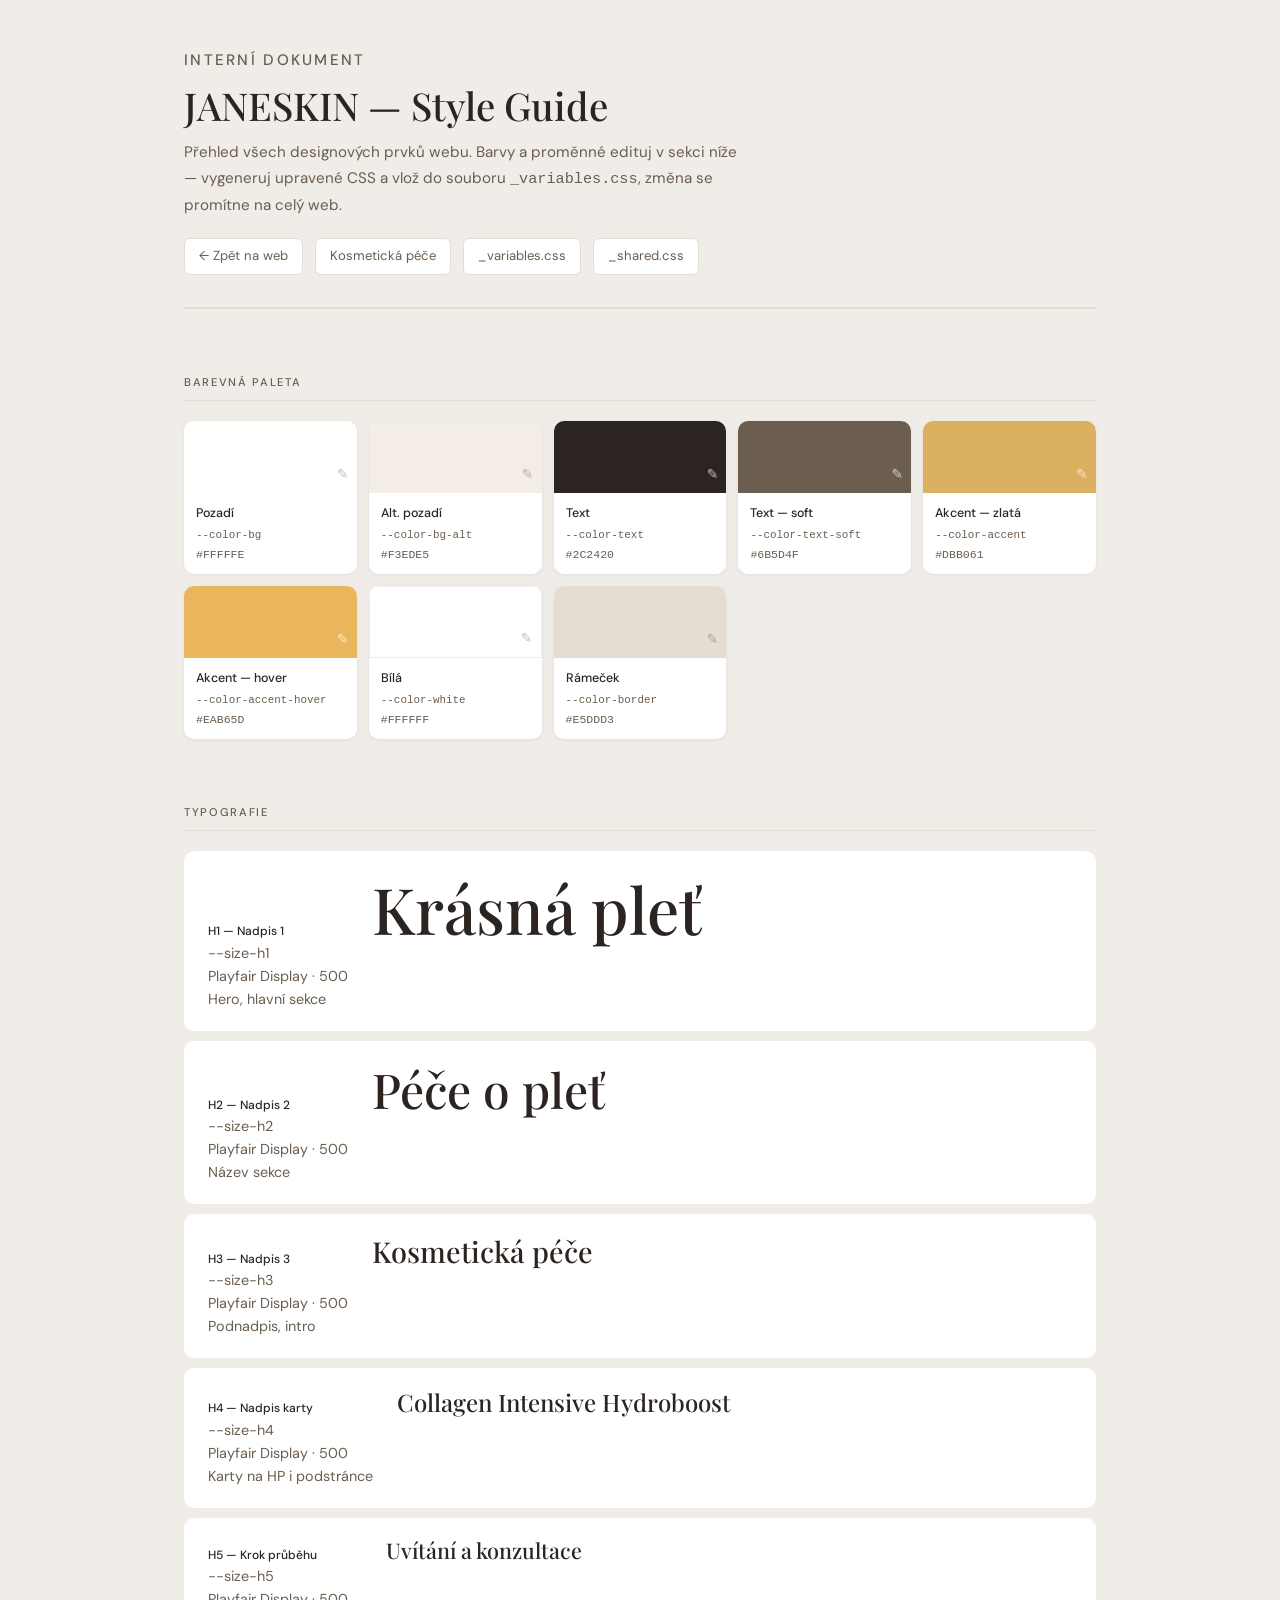
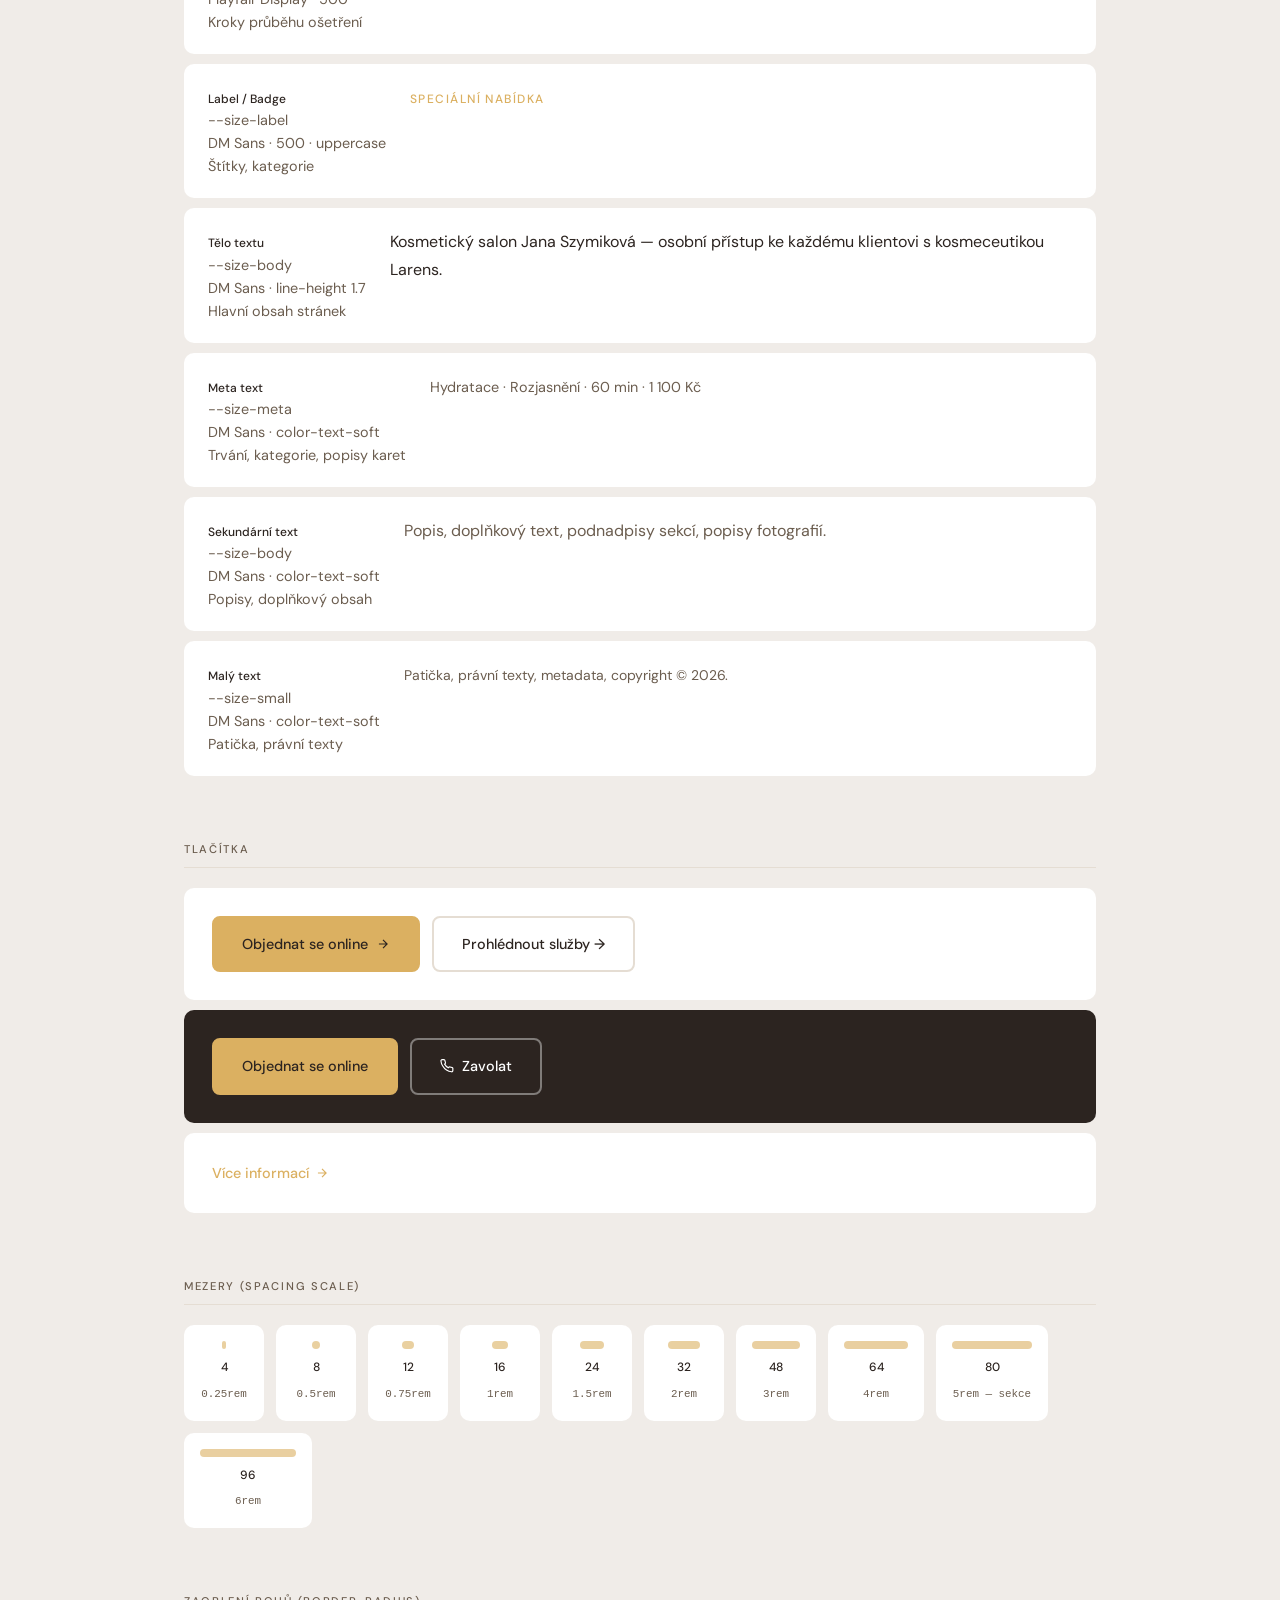
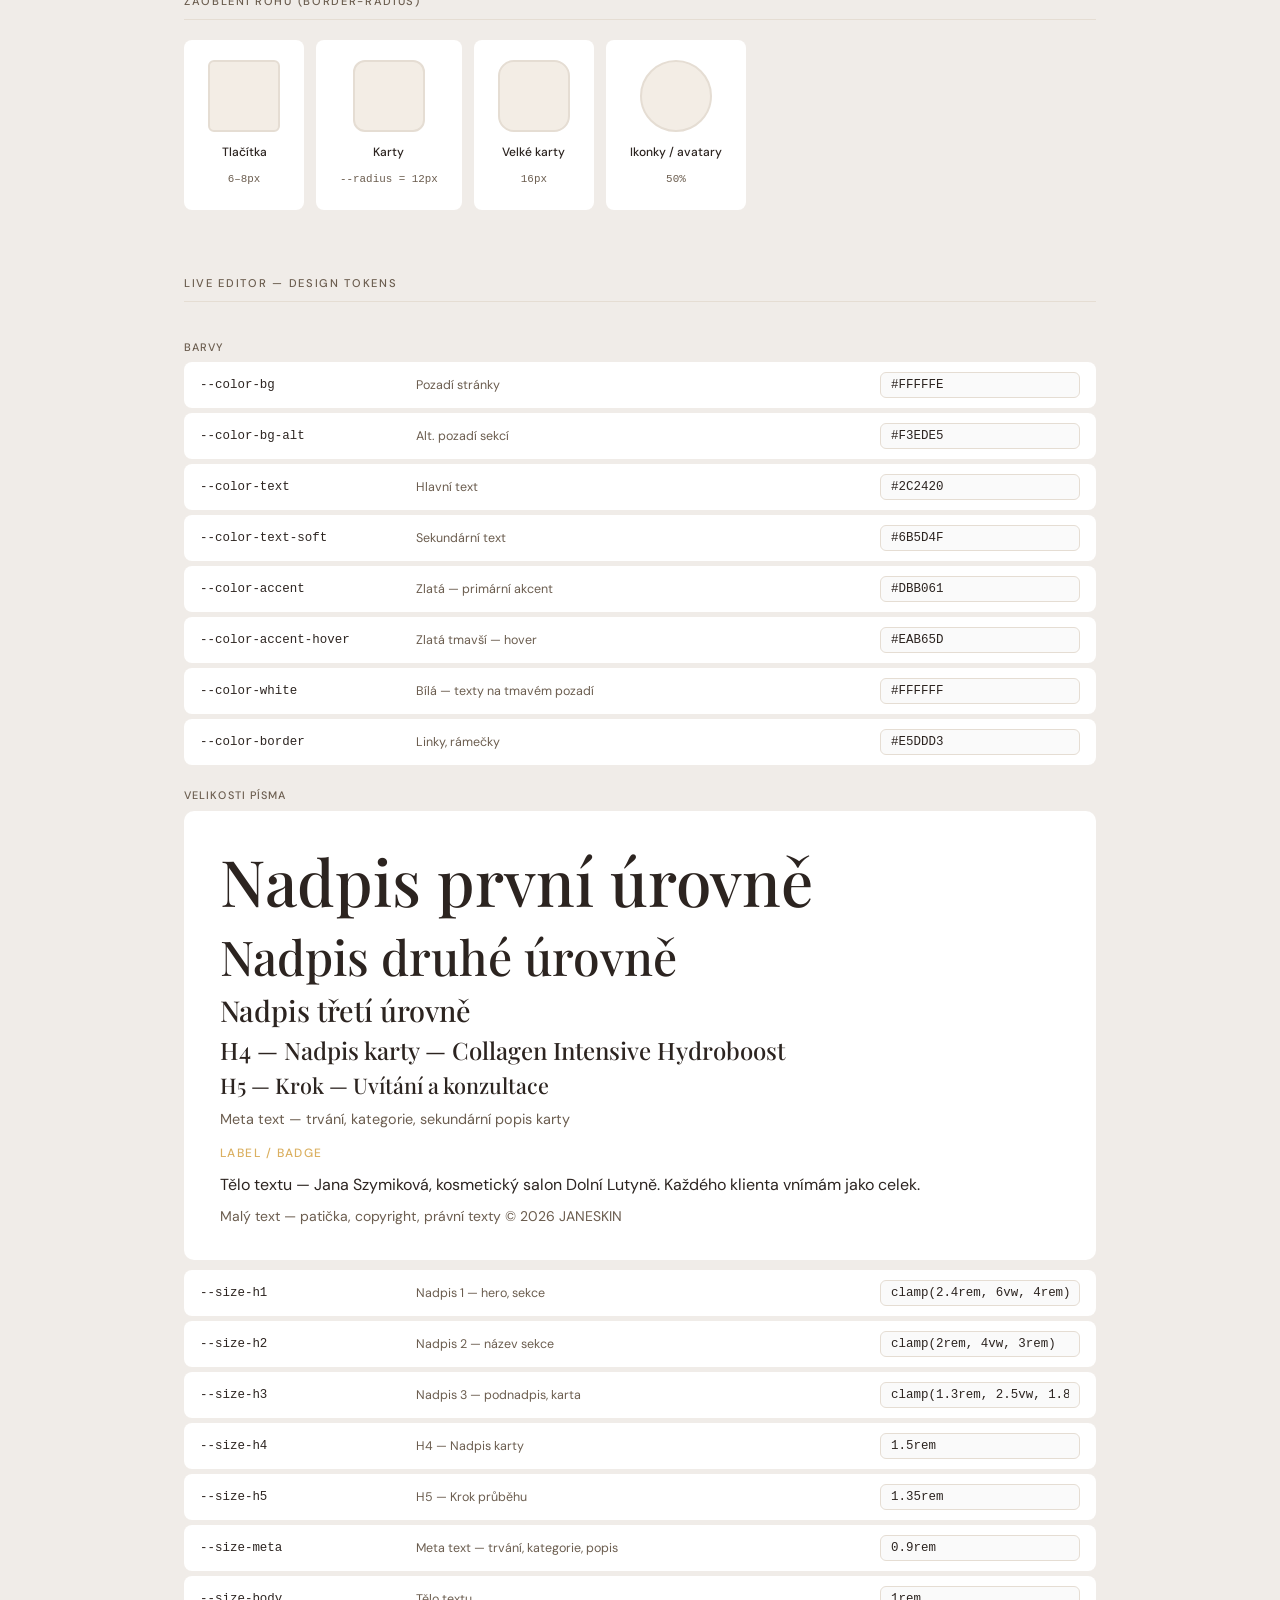
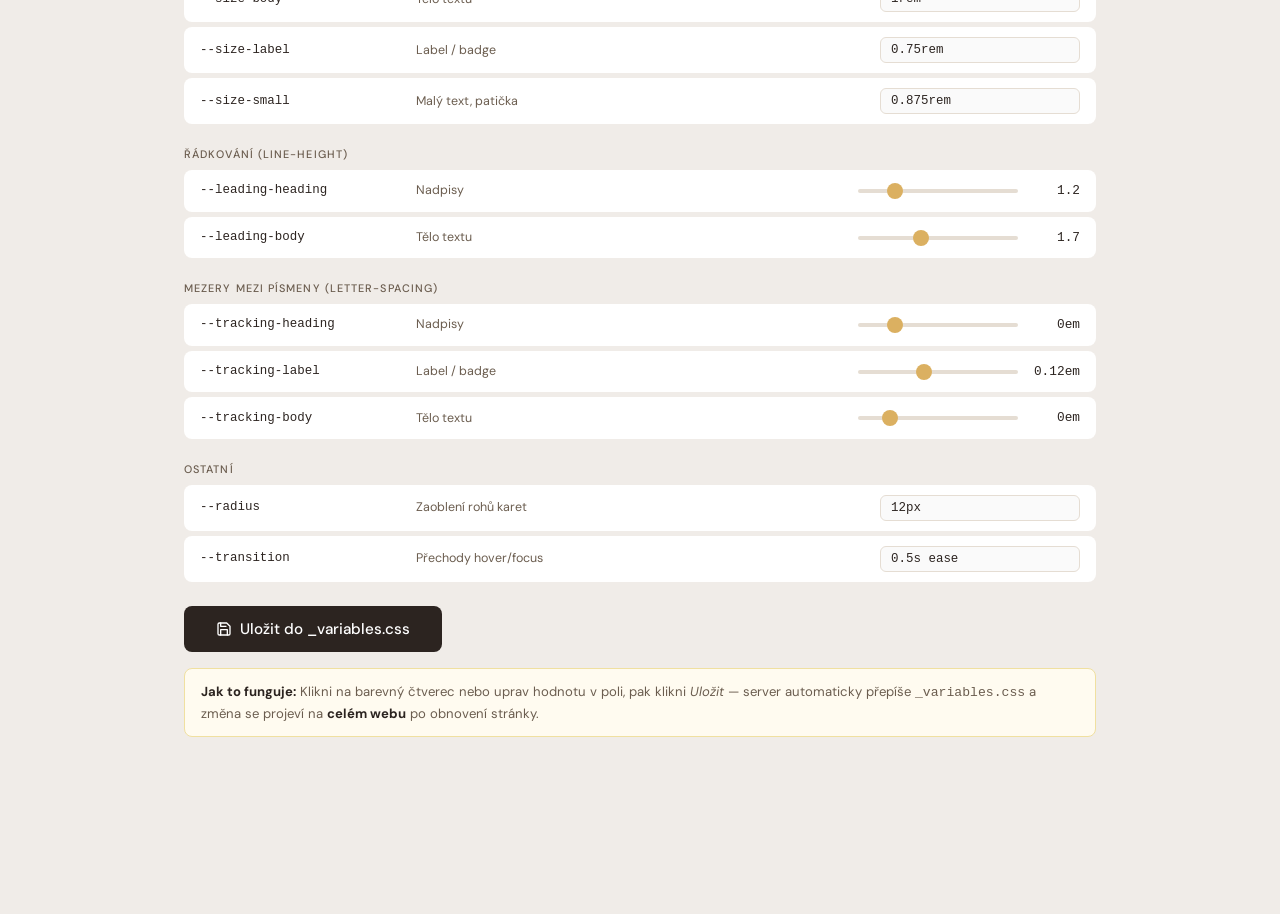
<file: style-guide.html>
<!DOCTYPE html>
<html lang="cs">
<head>
  <meta charset="UTF-8">
  <meta name="viewport" content="width=device-width, initial-scale=1.0">
  <title>JANESKIN — Style Guide</title>
  <link rel="icon" type="image/svg+xml" href="favicon.svg">
  <link rel="preconnect" href="https://fonts.googleapis.com">
  <link rel="preconnect" href="https://fonts.gstatic.com" crossorigin>
  <link href="https://fonts.googleapis.com/css2?family=Playfair+Display:ital,wght@0,400;0,500;0,600;1,400;1,500&family=DM+Sans:wght@400;500&display=swap" rel="stylesheet">
  <link rel="stylesheet" href="_variables.css">
  <style>
    *, *::before, *::after { box-sizing: border-box; margin: 0; padding: 0; }
    html { font-size: 16px; }
    body {
      font-family: var(--font-sans);
      background: #f0ece8;
      color: var(--color-text);
      line-height: 1.7;
      -webkit-font-smoothing: antialiased;
    }
    a { color: inherit; text-decoration: none; }
    img { max-width: 100%; display: block; }

    /* ── LAYOUT ── */
    .sg-wrap {
      max-width: 960px;
      margin: 0 auto;
      padding: 48px 24px 96px;
    }

    /* ── HEADER ── */
    .sg-header {
      margin-bottom: 64px;
      padding-bottom: 32px;
      border-bottom: 2px solid var(--color-border);
    }
    .sg-header-label {
      font-size: 0.7rem;
      font-weight: 500;
      text-transform: uppercase;
      letter-spacing: 0.15em;
      color: var(--color-accent);
      margin-bottom: 8px;
    }
    .sg-header h1 {
      font-family: var(--font-serif);
      font-size: 2.4rem;
      font-weight: 500;
      line-height: 1.2;
      margin-bottom: 12px;
    }
    .sg-header p {
      font-size: 0.95rem;
      color: var(--color-text-soft);
      max-width: 560px;
    }
    .sg-header-links {
      display: flex;
      gap: 12px;
      margin-top: 20px;
      flex-wrap: wrap;
    }
    .sg-header-links a {
      font-size: 0.82rem;
      padding: 6px 14px;
      border-radius: 6px;
      border: 1px solid var(--color-border);
      background: white;
      color: var(--color-text-soft);
      transition: all 0.2s;
    }
    .sg-header-links a:hover {
      border-color: var(--color-accent);
      color: var(--color-accent);
    }

    /* ── SECTION ── */
    .sg-section {
      margin-bottom: 64px;
    }
    .sg-section-title {
      font-size: 0.7rem;
      font-weight: 500;
      text-transform: uppercase;
      letter-spacing: 0.15em;
      color: var(--color-text-soft);
      margin-bottom: 20px;
      padding-bottom: 8px;
      border-bottom: 1px solid var(--color-border);
    }

    /* ── BARVY ── */
    .sg-colors {
      display: grid;
      grid-template-columns: repeat(auto-fill, minmax(160px, 1fr));
      gap: 12px;
    }
    .sg-color-card {
      border-radius: 10px;
      overflow: hidden;
      background: white;
      box-shadow: 0 1px 4px rgba(0,0,0,0.06);
    }
    .sg-color-swatch {
      height: 72px;
      width: 100%;
      position: relative;
    }
    .sg-color-swatch input[type="color"] {
      position: absolute;
      inset: 0;
      width: 100%;
      height: 100%;
      opacity: 0;
      cursor: pointer;
      border: none;
    }
    .sg-color-swatch::after {
      content: '✎';
      position: absolute;
      bottom: 6px;
      right: 8px;
      font-size: 14px;
      color: rgba(255,255,255,0.7);
      pointer-events: none;
    }
    .sg-color-swatch.dark::after {
      color: rgba(0,0,0,0.25);
    }
    .sg-color-info {
      padding: 10px 12px;
    }
    .sg-color-name {
      font-size: 0.78rem;
      font-weight: 500;
      color: var(--color-text);
      margin-bottom: 2px;
    }
    .sg-color-var {
      font-size: 0.68rem;
      color: var(--color-text-soft);
      font-family: monospace;
    }
    .sg-color-hex {
      font-size: 0.72rem;
      color: var(--color-text-soft);
      font-family: monospace;
    }

    /* ── TYPOGRAFIE ── */
    .sg-type-row {
      padding: 20px 24px;
      background: white;
      border-radius: 10px;
      margin-bottom: 10px;
      display: flex;
      align-items: baseline;
      gap: 24px;
      flex-wrap: wrap;
    }
    .sg-type-meta {
      font-size: 0.72rem;
      color: var(--color-text-soft);
      font-family: monospace;
      min-width: 120px;
      flex-shrink: 0;
      line-height: 1.5;
    }
    .sg-type-meta strong { display: block; color: var(--color-text); font-family: var(--font-sans); font-weight: 500; font-size: 0.75rem; }
    .sg-type-preview { flex: 1; }
    .sg-type-h1          { font-family: var(--font-serif); font-size: var(--size-h1); font-weight: 500; line-height: 1.2; color: var(--color-text); }
    .sg-type-h2          { font-family: var(--font-serif); font-size: var(--size-h2); font-weight: 500; line-height: 1.2; color: var(--color-text); }
    .sg-type-h3          { font-family: var(--font-serif); font-size: var(--size-h3); font-weight: 500; line-height: 1.2; color: var(--color-text); }
    .sg-type-h4  { font-family: var(--font-serif); font-size: var(--size-h4); font-weight: 500; line-height: 1.2; color: var(--color-text); }
    .sg-type-h5  { font-family: var(--font-serif); font-size: var(--size-h5); font-weight: 500; line-height: 1.2; color: var(--color-text); }
    .sg-type-body        { font-family: var(--font-sans); font-size: var(--size-body); line-height: 1.7; color: var(--color-text); }
    .sg-type-meta        { font-family: var(--font-sans); font-size: var(--size-meta); line-height: 1.6; color: var(--color-text-soft); }
    .sg-type-soft        { font-family: var(--font-sans); font-size: var(--size-body); line-height: 1.7; color: var(--color-text-soft); }
    .sg-type-label {
      font-family: var(--font-sans); font-size: var(--size-label); font-weight: 500;
      text-transform: uppercase; letter-spacing: 0.12em; color: var(--color-accent);
    }
    .sg-type-small { font-family: var(--font-sans); font-size: var(--size-small); color: var(--color-text-soft); }

    /* ── BUTTONS ── */
    .sg-buttons {
      display: flex;
      gap: 12px;
      flex-wrap: wrap;
      align-items: center;
      padding: 28px;
      background: white;
      border-radius: 10px;
      margin-bottom: 10px;
    }
    .sg-buttons.dark-bg {
      background: var(--color-text);
    }
    .btn {
      display: inline-flex;
      align-items: center;
      gap: 8px;
      padding: 14px 28px;
      font-family: var(--font-sans);
      font-size: 0.9rem;
      font-weight: 500;
      border-radius: 8px;
      cursor: pointer;
      transition: all var(--transition);
      border: 2px solid transparent;
      white-space: nowrap;
    }
    .btn-primary {
      background: var(--color-accent);
      color: var(--color-text);
      border-color: var(--color-accent);
    }
    .btn-primary:hover {
      background: var(--color-accent-hover);
      border-color: var(--color-accent-hover);
      transform: translateY(-1px);
      box-shadow: 0 6px 20px rgba(201, 169, 110, 0.35);
    }
    .btn-outline {
      background: transparent;
      color: var(--color-white);
      border-color: rgba(255,255,255,0.7);
    }
    .btn-outline:hover {
      background: rgba(255,255,255,0.1);
      border-color: var(--color-white);
    }
    .btn-outline-dark {
      background: transparent;
      color: var(--color-text);
      border-color: var(--color-border);
    }
    .btn-outline-dark:hover {
      border-color: var(--color-accent);
      color: var(--color-accent);
    }
    .link-arrow {
      display: inline-flex;
      align-items: center;
      gap: 6px;
      color: var(--color-accent);
      font-weight: 500;
      font-size: 0.9rem;
      transition: gap var(--transition), color var(--transition);
    }
    .link-arrow:hover { gap: 10px; color: var(--color-accent-hover); }

    /* ── SPACING ── */
    .sg-spacing-grid {
      display: flex;
      flex-wrap: wrap;
      gap: 12px;
    }
    .sg-space-item {
      background: white;
      border-radius: 10px;
      padding: 16px;
      text-align: center;
      min-width: 80px;
    }
    .sg-space-bar {
      background: var(--color-accent);
      opacity: 0.6;
      border-radius: 4px;
      margin: 0 auto 8px;
      height: 8px;
    }
    .sg-space-label {
      font-size: 0.75rem;
      font-weight: 500;
      color: var(--color-text);
      display: block;
    }
    .sg-space-px {
      font-size: 0.68rem;
      color: var(--color-text-soft);
      font-family: monospace;
    }

    /* ── RADIUS ── */
    .sg-radius-grid {
      display: flex;
      gap: 12px;
      flex-wrap: wrap;
    }
    .sg-radius-item {
      background: white;
      padding: 20px 24px;
      text-align: center;
    }
    .sg-radius-box {
      width: 72px;
      height: 72px;
      background: var(--color-bg-alt);
      border: 2px solid var(--color-border);
      margin: 0 auto 10px;
    }
    .sg-radius-label {
      font-size: 0.75rem;
      font-weight: 500;
      color: var(--color-text);
      display: block;
    }
    .sg-radius-val {
      font-size: 0.68rem;
      color: var(--color-text-soft);
      font-family: monospace;
    }

    .sg-token-var {
      font-family: monospace;
      font-size: 0.78rem;
      color: var(--color-text);
    }
    .sg-token-input {
      padding: 5px 10px;
      border: 1px solid var(--color-border);
      border-radius: 6px;
      font-size: 0.78rem;
      font-family: monospace;
      background: #fafafa;
      color: var(--color-text);
      width: 200px;
    }
    .sg-token-input:focus {
      outline: 2px solid var(--color-accent);
      outline-offset: 1px;
    }

    /* ── EDITOR SKUPINY ── */
    .sg-token-group {
      margin-bottom: 8px;
    }
    .sg-token-group-label {
      font-size: 0.68rem;
      font-weight: 500;
      text-transform: uppercase;
      letter-spacing: 0.1em;
      color: var(--color-text-soft);
      padding: 16px 0 6px;
      display: block;
    }
    .sg-token-row {
      display: grid;
      grid-template-columns: 200px 1fr auto;
      align-items: center;
      gap: 16px;
      padding: 10px 16px;
      background: white;
      border-radius: 8px;
      margin-bottom: 5px;
    }
    .sg-token-desc {
      font-size: 0.78rem;
      color: var(--color-text-soft);
    }

    /* ── SLIDERY ── */
    .sg-slider-wrap {
      display: flex;
      align-items: center;
      gap: 10px;
    }
    .sg-slider {
      -webkit-appearance: none;
      width: 160px;
      height: 4px;
      border-radius: 2px;
      background: var(--color-border);
      outline: none;
      cursor: pointer;
      flex-shrink: 0;
    }
    .sg-slider::-webkit-slider-thumb {
      -webkit-appearance: none;
      width: 16px;
      height: 16px;
      border-radius: 50%;
      background: var(--color-accent);
      cursor: pointer;
      transition: background 0.2s;
    }
    .sg-slider::-webkit-slider-thumb:hover {
      background: var(--color-accent-hover);
    }
    .sg-slider-val {
      font-family: monospace;
      font-size: 0.8rem;
      color: var(--color-text);
      min-width: 52px;
      text-align: right;
    }

    /* ── TYPOGRAFIE PREVIEW ── */
    .sg-type-live {
      background: white;
      border-radius: 10px;
      padding: 32px 36px;
      margin-bottom: 10px;
    }
    .sg-type-live + .sg-type-live { margin-top: -5px; }

    /* ── SAVE BUTTON ── */
    .sg-save-bar {
      display: flex;
      align-items: center;
      gap: 12px;
      margin-top: 24px;
      flex-wrap: wrap;
    }
    .sg-save-btn {
      padding: 13px 32px;
      background: var(--color-text);
      color: #fff;
      border: none;
      border-radius: 8px;
      font-family: var(--font-sans);
      font-size: 0.95rem;
      font-weight: 500;
      cursor: pointer;
      transition: background 0.2s, transform 0.15s;
      display: inline-flex;
      align-items: center;
      gap: 8px;
    }
    .sg-save-btn:hover { background: #1a1210; transform: translateY(-1px); }
    .sg-save-btn:disabled { opacity: 0.6; cursor: not-allowed; transform: none; }
    .sg-save-btn.saved { background: #2e7d32; }
    .sg-save-btn.error { background: #c62828; }
    .sg-status {
      font-size: 0.82rem;
      color: var(--color-text-soft);
      display: none;
    }
    .sg-status.visible { display: block; }

    .sg-note {
      font-size: 0.82rem;
      color: var(--color-text-soft);
      background: #fffbf0;
      border: 1px solid #f0e0a0;
      border-radius: 8px;
      padding: 12px 16px;
      margin-top: 16px;
      line-height: 1.6;
    }
    .sg-note strong { color: var(--color-text); }
  </style>
</head>
<body>

<div class="sg-wrap">

  <!-- HEADER -->
  <header class="sg-header">
    <p class="sg-header-label">Interní dokument</p>
    <h1>JANESKIN — Style Guide</h1>
    <p>Přehled všech designových prvků webu. Barvy a proměnné edituj v sekci níže — vygeneruj upravené CSS a vlož do souboru <code>_variables.css</code>, změna se promítne na celý web.</p>
    <div class="sg-header-links">
      <a href="index.html">← Zpět na web</a>
      <a href="kosmeticka-pece.html">Kosmetická péče</a>
      <a href="_variables.css" target="_blank">_variables.css</a>
      <a href="_shared.css" target="_blank">_shared.css</a>
    </div>
  </header>


  <!-- 1. BARVY -->
  <section class="sg-section" id="colors">
    <h2 class="sg-section-title">Barevná paleta</h2>
    <div class="sg-colors" id="color-swatches">

      <div class="sg-color-card">
        <div class="sg-color-swatch dark" style="background: var(--color-bg);" data-var="--color-bg">
          <input type="color" value="#FBF8F4" data-target="--color-bg" title="Změnit barvu">
        </div>
        <div class="sg-color-info">
          <div class="sg-color-name">Pozadí</div>
          <div class="sg-color-var">--color-bg</div>
          <div class="sg-color-hex">#FBF8F4</div>
        </div>
      </div>

      <div class="sg-color-card">
        <div class="sg-color-swatch dark" style="background: var(--color-bg-alt);" data-var="--color-bg-alt">
          <input type="color" value="#F3EDE5" data-target="--color-bg-alt" title="Změnit barvu">
        </div>
        <div class="sg-color-info">
          <div class="sg-color-name">Alt. pozadí</div>
          <div class="sg-color-var">--color-bg-alt</div>
          <div class="sg-color-hex">#F3EDE5</div>
        </div>
      </div>

      <div class="sg-color-card">
        <div class="sg-color-swatch" style="background: var(--color-text);" data-var="--color-text">
          <input type="color" value="#2C2420" data-target="--color-text" title="Změnit barvu">
        </div>
        <div class="sg-color-info">
          <div class="sg-color-name">Text</div>
          <div class="sg-color-var">--color-text</div>
          <div class="sg-color-hex">#2C2420</div>
        </div>
      </div>

      <div class="sg-color-card">
        <div class="sg-color-swatch" style="background: var(--color-text-soft);" data-var="--color-text-soft">
          <input type="color" value="#6B5D4F" data-target="--color-text-soft" title="Změnit barvu">
        </div>
        <div class="sg-color-info">
          <div class="sg-color-name">Text — soft</div>
          <div class="sg-color-var">--color-text-soft</div>
          <div class="sg-color-hex">#6B5D4F</div>
        </div>
      </div>

      <div class="sg-color-card">
        <div class="sg-color-swatch" style="background: var(--color-accent);" data-var="--color-accent">
          <input type="color" value="#C9A96E" data-target="--color-accent" title="Změnit barvu">
        </div>
        <div class="sg-color-info">
          <div class="sg-color-name">Akcent — zlatá</div>
          <div class="sg-color-var">--color-accent</div>
          <div class="sg-color-hex">#C9A96E</div>
        </div>
      </div>

      <div class="sg-color-card">
        <div class="sg-color-swatch" style="background: var(--color-accent-hover);" data-var="--color-accent-hover">
          <input type="color" value="#B8963E" data-target="--color-accent-hover" title="Změnit barvu">
        </div>
        <div class="sg-color-info">
          <div class="sg-color-name">Akcent — hover</div>
          <div class="sg-color-var">--color-accent-hover</div>
          <div class="sg-color-hex">#B8963E</div>
        </div>
      </div>

      <div class="sg-color-card">
        <div class="sg-color-swatch dark" style="background: var(--color-white); border: 1px solid #eee;" data-var="--color-white">
          <input type="color" value="#FFFFFF" data-target="--color-white" title="Změnit barvu">
        </div>
        <div class="sg-color-info">
          <div class="sg-color-name">Bílá</div>
          <div class="sg-color-var">--color-white</div>
          <div class="sg-color-hex">#FFFFFF</div>
        </div>
      </div>

      <div class="sg-color-card">
        <div class="sg-color-swatch dark" style="background: var(--color-border);" data-var="--color-border">
          <input type="color" value="#E5DDD3" data-target="--color-border" title="Změnit barvu">
        </div>
        <div class="sg-color-info">
          <div class="sg-color-name">Rámeček</div>
          <div class="sg-color-var">--color-border</div>
          <div class="sg-color-hex">#E5DDD3</div>
        </div>
      </div>

    </div>
  </section>


  <!-- 2. TYPOGRAFIE -->
  <section class="sg-section" id="typography">
    <h2 class="sg-section-title">Typografie</h2>

    <div class="sg-type-row">
      <div class="sg-type-meta">
        <strong>H1 — Nadpis 1</strong>
        --size-h1<br>Playfair Display · 500<br>Hero, hlavní sekce
      </div>
      <div class="sg-type-preview">
        <span class="sg-type-h1">Krásná pleť</span>
      </div>
    </div>

    <div class="sg-type-row">
      <div class="sg-type-meta">
        <strong>H2 — Nadpis 2</strong>
        --size-h2<br>Playfair Display · 500<br>Název sekce
      </div>
      <div class="sg-type-preview">
        <span class="sg-type-h2">Péče o pleť</span>
      </div>
    </div>

    <div class="sg-type-row">
      <div class="sg-type-meta">
        <strong>H3 — Nadpis 3</strong>
        --size-h3<br>Playfair Display · 500<br>Podnadpis, intro
      </div>
      <div class="sg-type-preview">
        <span class="sg-type-h3">Kosmetická péče</span>
      </div>
    </div>

    <div class="sg-type-row">
      <div class="sg-type-meta">
        <strong>H4 — Nadpis karty</strong>
        --size-h4<br>Playfair Display · 500<br>Karty na HP i podstránce
      </div>
      <div class="sg-type-preview">
        <span class="sg-type-h4">Collagen Intensive Hydroboost</span>
      </div>
    </div>

    <div class="sg-type-row">
      <div class="sg-type-meta">
        <strong>H5 — Krok průběhu</strong>
        --size-h5<br>Playfair Display · 500<br>Kroky průběhu ošetření
      </div>
      <div class="sg-type-preview">
        <span class="sg-type-h5">Uvítání a konzultace</span>
      </div>
    </div>

    <div class="sg-type-row">
      <div class="sg-type-meta">
        <strong>Label / Badge</strong>
        --size-label<br>DM Sans · 500 · uppercase<br>Štítky, kategorie
      </div>
      <div class="sg-type-preview">
        <span class="sg-type-label">Speciální nabídka</span>
      </div>
    </div>

    <div class="sg-type-row">
      <div class="sg-type-meta">
        <strong>Tělo textu</strong>
        --size-body<br>DM Sans · line-height 1.7<br>Hlavní obsah stránek
      </div>
      <div class="sg-type-preview">
        <span class="sg-type-body">Kosmetický salon Jana Szymiková — osobní přístup ke každému klientovi s kosmeceutikou Larens.</span>
      </div>
    </div>

    <div class="sg-type-row">
      <div class="sg-type-meta">
        <strong>Meta text</strong>
        --size-meta<br>DM Sans · color-text-soft<br>Trvání, kategorie, popisy karet
      </div>
      <div class="sg-type-preview">
        <span class="sg-type-meta">Hydratace · Rozjasnění · 60 min · 1 100 Kč</span>
      </div>
    </div>

    <div class="sg-type-row">
      <div class="sg-type-meta">
        <strong>Sekundární text</strong>
        --size-body<br>DM Sans · color-text-soft<br>Popisy, doplňkový obsah
      </div>
      <div class="sg-type-preview">
        <span class="sg-type-soft">Popis, doplňkový text, podnadpisy sekcí, popisy fotografií.</span>
      </div>
    </div>

    <div class="sg-type-row">
      <div class="sg-type-meta">
        <strong>Malý text</strong>
        --size-small<br>DM Sans · color-text-soft<br>Patička, právní texty
      </div>
      <div class="sg-type-preview">
        <span class="sg-type-small">Patička, právní texty, metadata, copyright © 2026.</span>
      </div>
    </div>
  </section>


  <!-- 3. TLAČÍTKA -->
  <section class="sg-section" id="buttons">
    <h2 class="sg-section-title">Tlačítka</h2>

    <div class="sg-buttons">
      <a href="#" class="btn btn-primary">
        Objednat se online
        <svg width="14" height="14" viewBox="0 0 24 24" fill="none" stroke="currentColor" stroke-width="2"><path d="M5 12h14M12 5l7 7-7 7"/></svg>
      </a>
      <a href="#" class="btn btn-outline-dark">Prohlédnout služby →</a>
    </div>

    <div class="sg-buttons dark-bg">
      <a href="#" class="btn btn-primary">Objednat se online</a>
      <a href="#" class="btn btn-outline" style="color:#fff;border-color:rgba(255,255,255,0.4);">
        <svg width="14" height="14" viewBox="0 0 24 24" fill="none" stroke="currentColor" stroke-width="2"><path d="M22 16.92v3a2 2 0 0 1-2.18 2 19.79 19.79 0 0 1-8.63-3.07A19.5 19.5 0 0 1 4.69 12 19.79 19.79 0 0 1 1.62 3.33 2 2 0 0 1 3.6 1.21h3a2 2 0 0 1 2 1.72c.127.96.361 1.903.7 2.81a2 2 0 0 1-.45 2.11L7.91 8.79a16 16 0 0 0 6.29 6.29l.98-.98a2 2 0 0 1 2.11-.45c.907.339 1.85.573 2.81.7A2 2 0 0 1 22 16.92z"/></svg>
        Zavolat
      </a>
    </div>

    <div class="sg-buttons" style="gap: 24px;">
      <a href="#" class="link-arrow">
        Více informací
        <svg width="14" height="14" viewBox="0 0 24 24" fill="none" stroke="currentColor" stroke-width="2"><path d="M5 12h14M12 5l7 7-7 7"/></svg>
      </a>
    </div>
  </section>


  <!-- 4. MEZERY -->
  <section class="sg-section" id="spacing">
    <h2 class="sg-section-title">Mezery (spacing scale)</h2>
    <div class="sg-spacing-grid">
      <div class="sg-space-item">
        <div class="sg-space-bar" style="width: 4px;"></div>
        <span class="sg-space-label">4</span>
        <span class="sg-space-px">0.25rem</span>
      </div>
      <div class="sg-space-item">
        <div class="sg-space-bar" style="width: 8px;"></div>
        <span class="sg-space-label">8</span>
        <span class="sg-space-px">0.5rem</span>
      </div>
      <div class="sg-space-item">
        <div class="sg-space-bar" style="width: 12px;"></div>
        <span class="sg-space-label">12</span>
        <span class="sg-space-px">0.75rem</span>
      </div>
      <div class="sg-space-item">
        <div class="sg-space-bar" style="width: 16px;"></div>
        <span class="sg-space-label">16</span>
        <span class="sg-space-px">1rem</span>
      </div>
      <div class="sg-space-item">
        <div class="sg-space-bar" style="width: 24px;"></div>
        <span class="sg-space-label">24</span>
        <span class="sg-space-px">1.5rem</span>
      </div>
      <div class="sg-space-item">
        <div class="sg-space-bar" style="width: 32px;"></div>
        <span class="sg-space-label">32</span>
        <span class="sg-space-px">2rem</span>
      </div>
      <div class="sg-space-item">
        <div class="sg-space-bar" style="width: 48px;"></div>
        <span class="sg-space-label">48</span>
        <span class="sg-space-px">3rem</span>
      </div>
      <div class="sg-space-item">
        <div class="sg-space-bar" style="width: 64px;"></div>
        <span class="sg-space-label">64</span>
        <span class="sg-space-px">4rem</span>
      </div>
      <div class="sg-space-item">
        <div class="sg-space-bar" style="width: 80px;"></div>
        <span class="sg-space-label">80</span>
        <span class="sg-space-px">5rem — sekce</span>
      </div>
      <div class="sg-space-item">
        <div class="sg-space-bar" style="width: 96px;"></div>
        <span class="sg-space-label">96</span>
        <span class="sg-space-px">6rem</span>
      </div>
    </div>
  </section>


  <!-- 5. RADIUS -->
  <section class="sg-section" id="radius">
    <h2 class="sg-section-title">Zaoblení rohů (border-radius)</h2>
    <div class="sg-radius-grid">
      <div class="sg-radius-item" style="border-radius: 8px;">
        <div class="sg-radius-box" style="border-radius: 6px;"></div>
        <span class="sg-radius-label">Tlačítka</span>
        <span class="sg-radius-val">6–8px</span>
      </div>
      <div class="sg-radius-item" style="border-radius: 8px;">
        <div class="sg-radius-box" style="border-radius: var(--radius);"></div>
        <span class="sg-radius-label">Karty</span>
        <span class="sg-radius-val">--radius = 12px</span>
      </div>
      <div class="sg-radius-item" style="border-radius: 8px;">
        <div class="sg-radius-box" style="border-radius: 16px;"></div>
        <span class="sg-radius-label">Velké karty</span>
        <span class="sg-radius-val">16px</span>
      </div>
      <div class="sg-radius-item" style="border-radius: 8px;">
        <div class="sg-radius-box" style="border-radius: 50%;"></div>
        <span class="sg-radius-label">Ikonky / avatary</span>
        <span class="sg-radius-val">50%</span>
      </div>
    </div>
  </section>


  <!-- 6. LIVE EDITOR -->
  <section class="sg-section" id="editor">
    <h2 class="sg-section-title">Live editor — design tokens</h2>

    <div id="token-editor">

      <!-- ── BARVY ── -->
      <span class="sg-token-group-label">Barvy</span>
      <div class="sg-token-row">
        <span class="sg-token-var">--color-bg</span>
        <span class="sg-token-desc">Pozadí stránky</span>
        <input class="sg-token-input" type="text" data-prop="--color-bg" value="#FBF8F4">
      </div>
      <div class="sg-token-row">
        <span class="sg-token-var">--color-bg-alt</span>
        <span class="sg-token-desc">Alt. pozadí sekcí</span>
        <input class="sg-token-input" type="text" data-prop="--color-bg-alt" value="#F3EDE5">
      </div>
      <div class="sg-token-row">
        <span class="sg-token-var">--color-text</span>
        <span class="sg-token-desc">Hlavní text</span>
        <input class="sg-token-input" type="text" data-prop="--color-text" value="#2C2420">
      </div>
      <div class="sg-token-row">
        <span class="sg-token-var">--color-text-soft</span>
        <span class="sg-token-desc">Sekundární text</span>
        <input class="sg-token-input" type="text" data-prop="--color-text-soft" value="#6B5D4F">
      </div>
      <div class="sg-token-row">
        <span class="sg-token-var">--color-accent</span>
        <span class="sg-token-desc">Zlatá — primární akcent</span>
        <input class="sg-token-input" type="text" data-prop="--color-accent" value="#C9A96E">
      </div>
      <div class="sg-token-row">
        <span class="sg-token-var">--color-accent-hover</span>
        <span class="sg-token-desc">Zlatá tmavší — hover</span>
        <input class="sg-token-input" type="text" data-prop="--color-accent-hover" value="#B8963E">
      </div>
      <div class="sg-token-row">
        <span class="sg-token-var">--color-white</span>
        <span class="sg-token-desc">Bílá — texty na tmavém pozadí</span>
        <input class="sg-token-input" type="text" data-prop="--color-white" value="#FFFFFF">
      </div>
      <div class="sg-token-row">
        <span class="sg-token-var">--color-border</span>
        <span class="sg-token-desc">Linky, rámečky</span>
        <input class="sg-token-input" type="text" data-prop="--color-border" value="#E5DDD3">
      </div>

      <!-- ── VELIKOSTI PÍSMA ── -->
      <span class="sg-token-group-label">Velikosti písma</span>

      <!-- Live preview -->
      <div class="sg-type-live">
        <div id="prev-h1" style="font-family:var(--font-serif);font-size:var(--size-h1);font-weight:500;line-height:var(--leading-heading);letter-spacing:var(--tracking-heading);color:var(--color-text);margin-bottom:8px;">Nadpis první úrovně</div>
        <div id="prev-h2" style="font-family:var(--font-serif);font-size:var(--size-h2);font-weight:500;line-height:var(--leading-heading);letter-spacing:var(--tracking-heading);color:var(--color-text);margin-bottom:8px;">Nadpis druhé úrovně</div>
        <div id="prev-h3" style="font-family:var(--font-serif);font-size:var(--size-h3);font-weight:500;line-height:var(--leading-heading);letter-spacing:var(--tracking-heading);color:var(--color-text);margin-bottom:8px;">Nadpis třetí úrovně</div>
        <div id="prev-h4" style="font-family:var(--font-serif);font-size:var(--size-h4);font-weight:500;line-height:var(--leading-heading);color:var(--color-text);margin-bottom:8px;">H4 — Nadpis karty — Collagen Intensive Hydroboost</div>
        <div id="prev-h5" style="font-family:var(--font-serif);font-size:var(--size-h5);font-weight:500;line-height:var(--leading-heading);color:var(--color-text);margin-bottom:8px;">H5 — Krok — Uvítání a konzultace</div>
        <div id="prev-meta" style="font-family:var(--font-sans);font-size:var(--size-meta);line-height:var(--leading-body);color:var(--color-text-soft);margin-bottom:12px;">Meta text — trvání, kategorie, sekundární popis karty</div>
        <div id="prev-label" style="font-family:var(--font-sans);font-size:var(--size-label);font-weight:500;text-transform:uppercase;letter-spacing:var(--tracking-label);color:var(--color-accent);margin-bottom:8px;">Label / badge</div>
        <div id="prev-body" style="font-family:var(--font-sans);font-size:var(--size-body);line-height:var(--leading-body);letter-spacing:var(--tracking-body);color:var(--color-text);margin-bottom:6px;">Tělo textu — Jana Szymiková, kosmetický salon Dolní Lutyně. Každého klienta vnímám jako celek.</div>
        <div id="prev-small" style="font-family:var(--font-sans);font-size:var(--size-small);line-height:var(--leading-body);letter-spacing:var(--tracking-body);color:var(--color-text-soft);">Malý text — patička, copyright, právní texty © 2026 JANESKIN</div>
      </div>

      <div class="sg-token-row">
        <span class="sg-token-var">--size-h1</span>
        <span class="sg-token-desc">Nadpis 1 — hero, sekce</span>
        <input class="sg-token-input" type="text" data-prop="--size-h1" value="clamp(2.4rem, 6vw, 4rem)">
      </div>
      <div class="sg-token-row">
        <span class="sg-token-var">--size-h2</span>
        <span class="sg-token-desc">Nadpis 2 — název sekce</span>
        <input class="sg-token-input" type="text" data-prop="--size-h2" value="clamp(2rem, 4vw, 3rem)">
      </div>
      <div class="sg-token-row">
        <span class="sg-token-var">--size-h3</span>
        <span class="sg-token-desc">Nadpis 3 — podnadpis, karta</span>
        <input class="sg-token-input" type="text" data-prop="--size-h3" value="clamp(1.3rem, 2.5vw, 1.8rem)">
      </div>
      <div class="sg-token-row">
        <span class="sg-token-var">--size-h4</span>
        <span class="sg-token-desc">H4 — Nadpis karty</span>
        <input class="sg-token-input" type="text" data-prop="--size-h4" value="1.5rem">
      </div>
      <div class="sg-token-row">
        <span class="sg-token-var">--size-h5</span>
        <span class="sg-token-desc">H5 — Krok průběhu</span>
        <input class="sg-token-input" type="text" data-prop="--size-h5" value="1.1rem">
      </div>
      <div class="sg-token-row">
        <span class="sg-token-var">--size-meta</span>
        <span class="sg-token-desc">Meta text — trvání, kategorie, popis</span>
        <input class="sg-token-input" type="text" data-prop="--size-meta" value="0.9rem">
      </div>
      <div class="sg-token-row">
        <span class="sg-token-var">--size-body</span>
        <span class="sg-token-desc">Tělo textu</span>
        <input class="sg-token-input" type="text" data-prop="--size-body" value="1rem">
      </div>
      <div class="sg-token-row">
        <span class="sg-token-var">--size-label</span>
        <span class="sg-token-desc">Label / badge</span>
        <input class="sg-token-input" type="text" data-prop="--size-label" value="0.75rem">
      </div>
      <div class="sg-token-row">
        <span class="sg-token-var">--size-small</span>
        <span class="sg-token-desc">Malý text, patička</span>
        <input class="sg-token-input" type="text" data-prop="--size-small" value="0.875rem">
      </div>

      <!-- ── ŘÁDKOVÁNÍ ── -->
      <span class="sg-token-group-label">Řádkování (line-height)</span>
      <div class="sg-token-row">
        <span class="sg-token-var">--leading-heading</span>
        <span class="sg-token-desc">Nadpisy</span>
        <div class="sg-slider-wrap">
          <input class="sg-slider" type="range" min="1.0" max="2.0" step="0.05"
            data-prop="--leading-heading" data-unit="" value="1.2">
          <span class="sg-slider-val">1.2</span>
        </div>
      </div>
      <div class="sg-token-row">
        <span class="sg-token-var">--leading-body</span>
        <span class="sg-token-desc">Tělo textu</span>
        <div class="sg-slider-wrap">
          <input class="sg-slider" type="range" min="1.2" max="2.5" step="0.05"
            data-prop="--leading-body" data-unit="" value="1.7">
          <span class="sg-slider-val">1.7</span>
        </div>
      </div>

      <!-- ── MEZERY MEZI PÍSMENY ── -->
      <span class="sg-token-group-label">Mezery mezi písmeny (letter-spacing)</span>
      <div class="sg-token-row">
        <span class="sg-token-var">--tracking-heading</span>
        <span class="sg-token-desc">Nadpisy</span>
        <div class="sg-slider-wrap">
          <input class="sg-slider" type="range" min="-0.05" max="0.2" step="0.005"
            data-prop="--tracking-heading" data-unit="em" value="0">
          <span class="sg-slider-val">0em</span>
        </div>
      </div>
      <div class="sg-token-row">
        <span class="sg-token-var">--tracking-label</span>
        <span class="sg-token-desc">Label / badge</span>
        <div class="sg-slider-wrap">
          <input class="sg-slider" type="range" min="0" max="0.3" step="0.005"
            data-prop="--tracking-label" data-unit="em" value="0.12">
          <span class="sg-slider-val">0.12em</span>
        </div>
      </div>
      <div class="sg-token-row">
        <span class="sg-token-var">--tracking-body</span>
        <span class="sg-token-desc">Tělo textu</span>
        <div class="sg-slider-wrap">
          <input class="sg-slider" type="range" min="-0.02" max="0.1" step="0.005"
            data-prop="--tracking-body" data-unit="em" value="0">
          <span class="sg-slider-val">0em</span>
        </div>
      </div>

      <!-- ── OSTATNÍ ── -->
      <span class="sg-token-group-label">Ostatní</span>
      <div class="sg-token-row">
        <span class="sg-token-var">--radius</span>
        <span class="sg-token-desc">Zaoblení rohů karet</span>
        <input class="sg-token-input" type="text" data-prop="--radius" value="12px">
      </div>
      <div class="sg-token-row">
        <span class="sg-token-var">--transition</span>
        <span class="sg-token-desc">Přechody hover/focus</span>
        <input class="sg-token-input" type="text" data-prop="--transition" value="0.3s ease">
      </div>

    </div>

    <div class="sg-save-bar">
      <button class="sg-save-btn" id="save-btn">
        <svg width="16" height="16" viewBox="0 0 24 24" fill="none" stroke="currentColor" stroke-width="2" stroke-linecap="round" stroke-linejoin="round"><path d="M19 21H5a2 2 0 0 1-2-2V5a2 2 0 0 1 2-2h11l5 5v11a2 2 0 0 1-2 2z"/><polyline points="17 21 17 13 7 13 7 21"/><polyline points="7 3 7 8 15 8"/></svg>
        Uložit do _variables.css
      </button>
      <span class="sg-status" id="save-status"></span>
    </div>

    <div class="sg-note">
      <strong>Jak to funguje:</strong> Klikni na barevný čtverec nebo uprav hodnotu v poli,
      pak klikni <em>Uložit</em> — server automaticky přepíše <code>_variables.css</code>
      a změna se projeví na <strong>celém webu</strong> po obnovení stránky.
    </div>
  </section>

</div>

<script>
(function () {

  const root = document.documentElement;

  // ── Nastav CSS proměnnou live ──
  function setVar(prop, val) {
    root.style.setProperty(prop, val);
  }

  // ── Přečti hodnotu z input editoru ──
  function inputVal(prop) {
    const el = document.querySelector('input.sg-token-input[data-prop="' + prop + '"]');
    return el ? el.value.trim() : '';
  }

  // ── Přečti hodnotu ze slideru ──
  function sliderVal(prop) {
    const el = document.querySelector('.sg-slider[data-prop="' + prop + '"]');
    if (!el) return '';
    const unit    = el.dataset.unit || '';
    const rounded = Math.round(parseFloat(el.value) * 1000) / 1000;
    return rounded + unit;
  }

  // ═══════════════════════════════════════════════════
  // INICIALIZACE — čte přímo ze souboru _variables.css
  // ═══════════════════════════════════════════════════
  async function initInputs() {
    let vars = {};
    try {
      const res  = await fetch('_variables.css?v=' + Date.now());
      const text = await res.text();
      // Parsuj CSS proměnné: --name: value;
      const re = /--([\w-]+)\s*:\s*([^;]+);/g;
      let m;
      while ((m = re.exec(text)) !== null) {
        vars['--' + m[1]] = m[2].trim();
      }
    } catch (e) {
      console.error('Nepodařilo se načíst _variables.css:', e);
      return;
    }

    // Nastav CSS proměnné na root (živý náhled)
    Object.entries(vars).forEach(function(kv) {
      root.style.setProperty(kv[0], kv[1]);
    });

    // Text inputy
    document.querySelectorAll('input.sg-token-input[data-prop]').forEach(function(el) {
      var val = vars[el.dataset.prop];
      if (val) el.value = val;
    });

    // Slidery
    document.querySelectorAll('.sg-slider[data-prop]').forEach(function(slider) {
      var val = vars[slider.dataset.prop];
      if (val) {
        var num = parseFloat(val);
        if (!isNaN(num)) {
          slider.value = num;
          var unit = slider.dataset.unit || '';
          slider.nextElementSibling.textContent = Math.round(num * 1000) / 1000 + unit;
        }
      }
    });

    // Color swatche
    document.querySelectorAll('input[type="color"][data-target]').forEach(function(picker) {
      var val = vars[picker.dataset.target];
      if (val && /^#[0-9a-f]{6}$/i.test(val)) {
        picker.value = val;
        picker.closest('.sg-color-swatch').style.background = val;
        var card = picker.closest('.sg-color-card');
        if (card) card.querySelector('.sg-color-hex').textContent = val.toUpperCase();
      }
    });
  }

  initInputs();

  // ═══════════════════════════════════════════════════
  // LIVE UPDATE — color picker (swatch)
  // ═══════════════════════════════════════════════════
  document.querySelectorAll('input[type="color"][data-target]').forEach(picker => {
    ['input', 'change'].forEach(evt => {
      picker.addEventListener(evt, e => {
        const prop = e.target.dataset.target;
        const val  = e.target.value;
        setVar(prop, val);
        // Aktualizuj swatch pozadí
        e.target.closest('.sg-color-swatch').style.background = val;
        // Aktualizuj hex text
        const card = e.target.closest('.sg-color-card');
        if (card) card.querySelector('.sg-color-hex').textContent = val.toUpperCase();
        // Sync s textovým inputem
        const textInput = document.querySelector('input.sg-token-input[data-prop="' + prop + '"]');
        if (textInput) textInput.value = val.toUpperCase();
      });
    });
  });

  // ═══════════════════════════════════════════════════
  // LIVE UPDATE — textové inputy
  // ═══════════════════════════════════════════════════
  document.querySelectorAll('input.sg-token-input[data-prop]').forEach(input => {
    input.addEventListener('input', e => {
      const prop = e.target.dataset.prop;
      const val  = e.target.value.trim();
      if (!val) return;
      setVar(prop, val);
      // Sync color picker pokud je to barva
      const picker = document.querySelector('input[type="color"][data-target="' + prop + '"]');
      if (picker && /^#[0-9a-f]{6}$/i.test(val)) {
        picker.value = val;
        picker.closest('.sg-color-swatch').style.background = val;
        const card = picker.closest('.sg-color-card');
        if (card) card.querySelector('.sg-color-hex').textContent = val.toUpperCase();
      }
    });
  });

  // ═══════════════════════════════════════════════════
  // LIVE UPDATE — slidery
  // ═══════════════════════════════════════════════════
  document.querySelectorAll('.sg-slider[data-prop]').forEach(slider => {
    slider.addEventListener('input', e => {
      const prop    = e.target.dataset.prop;
      const unit    = e.target.dataset.unit || '';
      const rounded = Math.round(parseFloat(e.target.value) * 1000) / 1000;
      const cssVal  = rounded + unit;
      setVar(prop, cssVal);
      e.target.nextElementSibling.textContent = cssVal;
    });
  });

  // ═══════════════════════════════════════════════════
  // SESTAVENÍ CSS
  // ═══════════════════════════════════════════════════
  function buildCSS() {
    const v = prop => inputVal(prop);
    const s = prop => sliderVal(prop);
    return (
'/*\n' +
'  JANESKIN - Design Tokens (jediny zdroj pravdy)\n' +
'  Tento soubor je nacitan ze VSECH stranek webu.\n' +
'  Zmena zde = zmena vsude.\n' +
'*/\n\n' +
':root {\n\n' +
'  /* Barvy */\n' +
'  --color-bg:           ' + v('--color-bg')           + ';\n' +
'  --color-bg-alt:       ' + v('--color-bg-alt')       + ';\n' +
'  --color-text:         ' + v('--color-text')         + ';\n' +
'  --color-text-soft:    ' + v('--color-text-soft')    + ';\n' +
'  --color-accent:       ' + v('--color-accent')       + ';\n' +
'  --color-accent-hover: ' + v('--color-accent-hover') + ';\n' +
'  --color-white:        ' + v('--color-white')        + ';\n' +
'  --color-border:       ' + v('--color-border')       + ';\n\n' +
'  /* Typografie - rodiny */\n' +
"  --font-serif: 'Playfair Display', Georgia, serif;\n" +
"  --font-sans:  'DM Sans', system-ui, sans-serif;\n\n" +
'  /* Typografie - velikosti */\n' +
'  --size-h1:    ' + v('--size-h1')    + ';\n' +
'  --size-h2:    ' + v('--size-h2')    + ';\n' +
'  --size-h3:    ' + v('--size-h3')    + ';\n' +
'  --size-h4:          ' + v('--size-h4')           + ';\n' +
'  --size-h5:          ' + v('--size-h5')           + ';\n' +
'  --size-meta:        ' + v('--size-meta')         + ';\n' +
'  --size-body:  ' + v('--size-body')  + ';\n' +
'  --size-label: ' + v('--size-label') + ';\n' +
'  --size-small: ' + v('--size-small') + ';\n\n' +
'  /* Typografie - radkovani */\n' +
'  --leading-heading: ' + s('--leading-heading') + ';\n' +
'  --leading-body:    ' + s('--leading-body')    + ';\n\n' +
'  /* Typografie - mezery mezi pismeny */\n' +
'  --tracking-heading: ' + s('--tracking-heading') + ';\n' +
'  --tracking-label:   ' + s('--tracking-label')   + ';\n' +
'  --tracking-body:    ' + s('--tracking-body')    + ';\n\n' +
'  /* Layout */\n' +
'  --max-width: 1200px;\n' +
'  --radius:    ' + v('--radius')    + ';\n\n' +
'  /* Animace */\n' +
'  --transition: ' + v('--transition') + ';\n\n' +
'}\n'
    );
  }

  // ═══════════════════════════════════════════════════
  // ULOŽIT → POST na server
  // ═══════════════════════════════════════════════════
  const saveBtn    = document.getElementById('save-btn');
  const saveStatus = document.getElementById('save-status');

  saveBtn.addEventListener('click', async () => {
    saveBtn.disabled = true;
    saveBtn.textContent = 'Ukládám…';
    saveStatus.className = 'sg-status';

    try {
      const res  = await fetch('/api/save-variables', {
        method:  'POST',
        headers: { 'Content-Type': 'application/json' },
        body:    JSON.stringify({ css: buildCSS() }),
      });
      const data = await res.json();
      if (!data.ok) throw new Error(data.error || 'Neznámá chyba');

      saveBtn.textContent = '✓ Uloženo!';
      saveBtn.classList.add('saved');
      saveStatus.textContent = '_variables.css byl přepsán. Změny platí na celém webu.';
      saveStatus.className = 'sg-status visible';

      // Znovu načti hodnoty přímo ze souboru (bez reloadu stránky)
      await initInputs();

      setTimeout(function() {
        saveBtn.textContent = 'Uložit do _variables.css';
        saveBtn.classList.remove('saved');
        saveBtn.disabled = false;
      }, 2500);

    } catch (err) {
      saveBtn.textContent = '✗ Chyba';
      saveBtn.classList.add('error');
      saveStatus.textContent = 'Nepodařilo se uložit: ' + err.message;
      saveStatus.className = 'sg-status visible';
      setTimeout(() => {
        saveBtn.textContent = 'Uložit do _variables.css';
        saveBtn.classList.remove('error');
        saveBtn.disabled = false;
      }, 4000);
    }
  });

})();
</script>

</body>
</html>
</file>
<file: _variables.css>
/*
  JANESKIN - Design Tokens (jediny zdroj pravdy)
  Tento soubor je nacitan ze VSECH stranek webu.
  Zmena zde = zmena vsude.
*/

:root {

  /* Barvy */
  --color-bg:           #FFFFFE;
  --color-bg-alt:       #F3EDE5;
  --color-text:         #2C2420;
  --color-text-soft:    #6B5D4F;
  --color-accent:       #DBB061;
  --color-accent-hover: #EAB65D;
  --color-white:        #FFFFFF;
  --color-border:       #E5DDD3;

  /* Typografie - rodiny */
  --font-serif: 'Playfair Display', Georgia, serif;
  --font-sans:  'DM Sans', system-ui, sans-serif;

  /* Typografie - velikosti */
  --size-h1:    clamp(2.4rem, 6vw, 4rem);
  --size-h2:    clamp(2rem, 4vw, 3rem);
  --size-h3:    clamp(1.3rem, 2.5vw, 1.8rem);
  --size-h4:          1.5rem;
  --size-h5:          1.35rem;
  --size-meta:        0.9rem;
  --size-body:  1rem;
  --size-label: 0.75rem;
  --size-small: 0.875rem;

  /* Typografie - radkovani */
  --leading-heading: 1.2;
  --leading-body:    1.7;

  /* Typografie - mezery mezi pismeny */
  --tracking-heading: 0em;
  --tracking-label:   0.12em;
  --tracking-body:    0em;

  /* Layout */
  --max-width: 1200px;
  --radius:    12px;

  /* Animace */
  --transition: 0.5s ease;

}
</file>
<file: _shared.css>
/* ===========================
   SDÍLENÉ CSS — NAVIGACE
   Načítáno z všech stránek, zdroj pravdy pro celé menu.
   Proměnné (--color-*, --transition, --font-*) jsou definovány
   v :root každé stránky zvlášť.
=========================== */

#nav {
  position: fixed;
  top: 0;
  left: 0;
  right: 0;
  z-index: 100;
  padding: 0;
  border-bottom: 1px solid rgba(255, 255, 255, 0.07);
  transition: background var(--transition), box-shadow var(--transition), border-color var(--transition);
}

#nav.scrolled {
  background: rgba(255, 255, 255, 0.95);
  backdrop-filter: blur(12px);
  -webkit-backdrop-filter: blur(12px);
  box-shadow: 0 1px 0 var(--color-border);
}

.nav-inner {
  max-width: 1200px;
  margin: 0 auto;
  padding: 0 24px;
  height: 72px;
  display: flex;
  align-items: center;
  justify-content: space-between;
  gap: 24px;
}

.nav-logo {
  display: flex;
  align-items: center;
  flex-shrink: 0;
}

.nav-logo img {
  display: block;
  filter: brightness(0) invert(1);
  transition: filter var(--transition);
}

#nav.scrolled .nav-logo img {
  filter: brightness(0);
}

.nav-links {
  display: flex;
  align-items: center;
  gap: 32px;
  list-style: none;
}

.nav-links a {
  font-size: var(--size-small);
  font-weight: 500;
  color: rgba(255, 255, 255, 0.85);
  transition: color var(--transition);
  position: relative;
}

#nav.scrolled .nav-links a {
  color: var(--color-text-soft);
}

.nav-links a::after {
  content: '';
  position: absolute;
  bottom: -2px;
  left: 0;
  right: 0;
  height: 1px;
  background: var(--color-accent);
  transform: scaleX(0);
  transition: transform var(--transition);
}

.nav-links a:hover { color: var(--color-text); }
.nav-links a:hover::after { transform: scaleX(1); }

/* ===== DROPDOWN SLUŽBY ===== */
.nav-dropdown {
  position: relative;
}

.nav-dropdown > a {
  display: inline-flex;
  align-items: center;
  gap: 5px;
}

.nav-dropdown > a .chevron-down {
  width: 10px;
  height: 10px;
  transition: transform var(--transition);
}

.nav-dropdown:hover > a .chevron-down {
  transform: rotate(180deg);
}

.dropdown-menu {
  display: none;
  position: fixed;
  top: 72px;
  left: 0;
  right: 0;
  background: rgba(255, 255, 255, 0.97);
  backdrop-filter: blur(12px);
  -webkit-backdrop-filter: blur(12px);
  border-bottom: 1px solid var(--color-border);
  padding: 0;
  opacity: 0;
  visibility: hidden;
  transform: translateY(-4px);
  transition: opacity 0.25s ease, transform 0.25s ease, visibility 0.25s;
  z-index: 99;
}

.nav-dropdown:hover .dropdown-menu {
  opacity: 1;
  visibility: visible;
  transform: translateY(0);
}

.dropdown-inner {
  max-width: 1200px;
  margin: 0 auto;
  padding: 0 24px;
  display: flex;
  align-items: center;
  height: 52px;
  gap: 0;
}

.dropdown-menu a {
  font-size: var(--size-small);
  font-weight: 500;
  color: var(--color-text-soft) !important;
  padding: 14px 20px;
  white-space: nowrap;
  transition: color var(--transition);
  border-right: 1px solid var(--color-border);
}

.dropdown-menu a:first-child { padding-left: 0; }
.dropdown-menu a:last-of-type { border-right: none; }
.dropdown-menu a::after { display: none !important; }
.dropdown-menu a:hover { color: var(--color-accent) !important; }

.dropdown-cta {
  margin-left: auto;
  flex-shrink: 0;
}

.dropdown-cta a {
  display: inline-flex;
  align-items: center;
  padding: 10px 24px !important;
  background: var(--color-text);
  color: var(--color-white) !important;
  font-size: var(--size-label) !important;
  font-weight: 500;
  text-transform: uppercase;
  letter-spacing: var(--tracking-label);
  border-radius: 0;
  border-right: none !important;
  transition: background var(--transition);
}

.dropdown-cta a:hover {
  background: var(--color-accent-hover);
  color: var(--color-white) !important;
}

.nav-cta { flex-shrink: 0; }

.hamburger {
  display: none;
  flex-direction: column;
  gap: 5px;
  cursor: pointer;
  padding: 8px;
  background: none;
  border: none;
  z-index: 110;
  position: relative;
}

.hamburger span {
  display: block;
  width: 24px;
  height: 2px;
  background: var(--color-white);
  transition: all var(--transition);
  transform-origin: center;
}

#nav.scrolled .hamburger span {
  background: var(--color-text);
}

.hamburger.open span:nth-child(1) { transform: translateY(7px) rotate(45deg); }
.hamburger.open span:nth-child(2) { opacity: 0; transform: scaleX(0); }
.hamburger.open span:nth-child(3) { transform: translateY(-7px) rotate(-45deg); }

.mobile-menu {
  display: none;
  position: fixed;
  top: 0;
  right: 0;
  bottom: 0;
  width: 280px;
  background: var(--color-bg);
  z-index: 105;
  padding: 100px 32px 48px;
  flex-direction: column;
  gap: 0;
  transform: translateX(100%);
  transition: transform 0.35s cubic-bezier(0.4, 0, 0.2, 1);
  box-shadow: -8px 0 40px rgba(44, 36, 32, 0.12);
}

.mobile-menu.open { transform: translateX(0); }

.mobile-menu a {
  display: block;
  padding: 16px 0;
  font-family: var(--font-serif);
  font-size: var(--size-h4);
  font-weight: 500;
  color: var(--color-text);
  border-bottom: 1px solid var(--color-border);
  transition: color var(--transition), padding-left var(--transition);
}

.mobile-menu a:hover { color: var(--color-accent); padding-left: 8px; }
.mobile-menu a:last-child { border-bottom: none; }

.mobile-menu .mobile-cta {
  margin-top: 32px;
  display: block;
  text-align: center;
  padding: 14px 28px;
  background: var(--color-accent);
  color: var(--color-text);
  border-radius: 8px;
  font-family: var(--font-sans);
  font-size: var(--size-meta);
  font-weight: 500;
  border-bottom: none;
}

.mobile-overlay {
  display: none;
  position: fixed;
  inset: 0;
  background: rgba(44, 36, 32, 0.4);
  z-index: 104;
  opacity: 0;
  transition: opacity 0.35s ease;
}

.mobile-overlay.open { opacity: 1; }

@media (max-width: 900px) {
  .nav-links, .nav-cta { display: none; }
  .hamburger { display: flex; }
  .mobile-menu { display: flex; }
  .mobile-overlay { display: block; }
}
</file>
